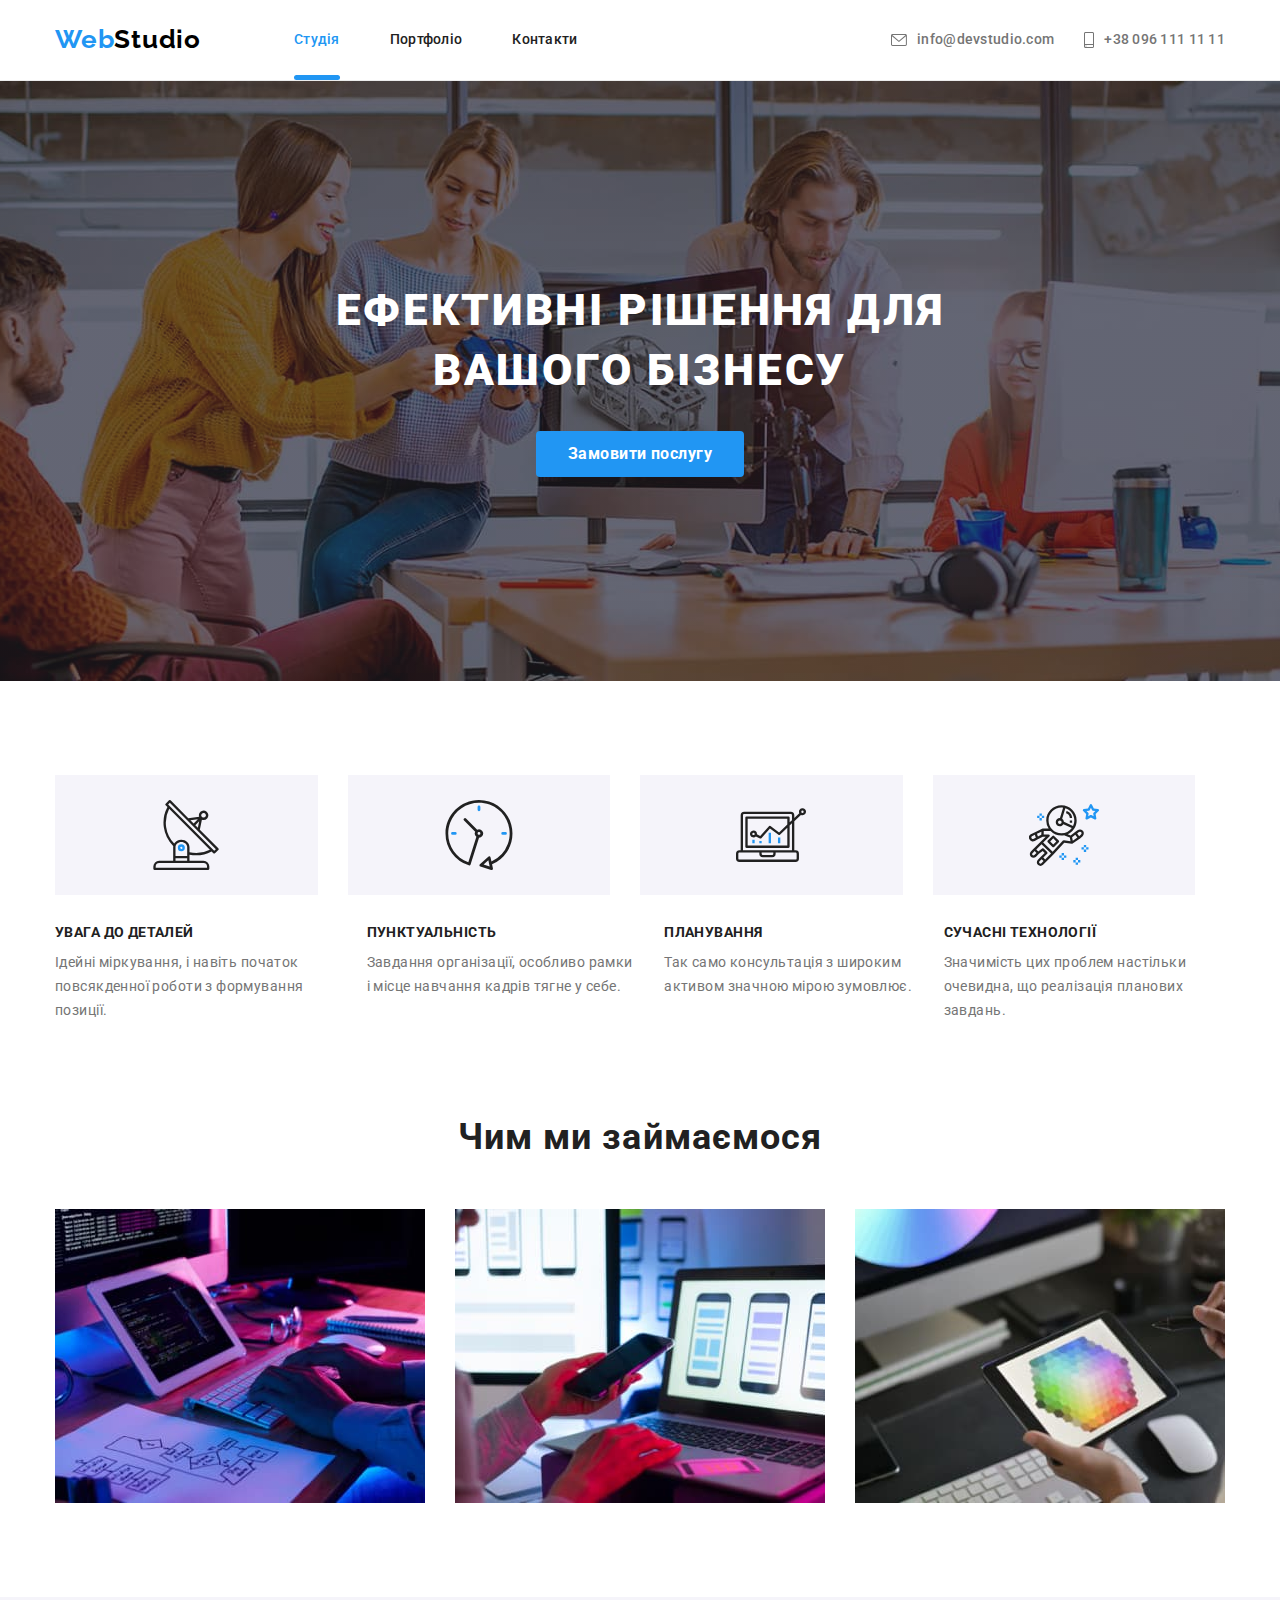
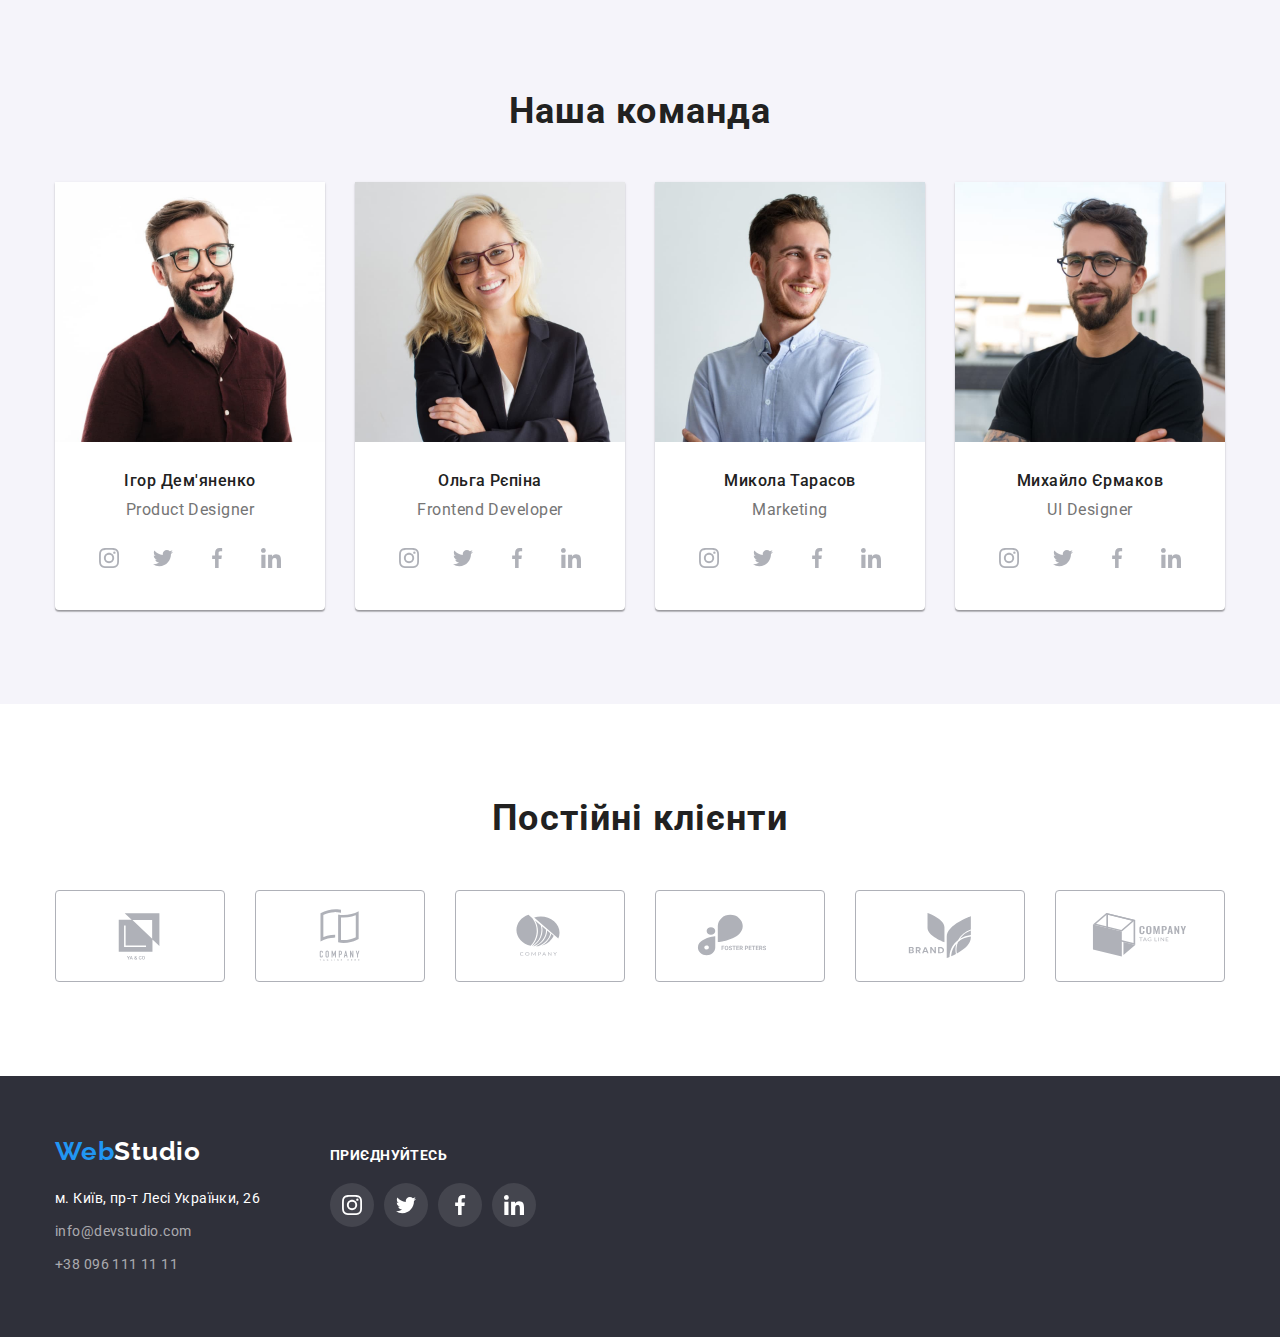
<file: index.html>
<!DOCTYPE html>
<html lang="uk">
  <head>
    <meta charset="UTF-8" />
    <meta http-equiv="X-UA-Compatible" content="IE=edge" />
    <meta name="viewport" content="width=device-width, initial-scale=1.0" />
    <link
      rel="stylesheet"
      href="https://cdnjs.cloudflare.com/ajax/libs/modern-normalize/1.1.0/modern-normalize.css"
      integrity="sha512-Y0MM+V6ymRKN2zStTqzQ227DWhhp4Mzdo6gnlRnuaNCbc+YN/ZH0sBCLTM4M0oSy9c9VKiCvd4Jk44aCLrNS5Q=="
      crossorigin="anonymous"
      referrerpolicy="no-referrer"
    />
    <link rel="stylesheet" href="./css/styles.css" />
    <link rel="preconnect" href="https://fonts.googleapis.com" />
    <link rel="preconnect" href="https://fonts.gstatic.com" crossorigin />
    <link
      href="https://fonts.googleapis.com/css2?family=Oleo+Script&family=Raleway:wght@700&family=Roboto:wght@400;500;700;900&display=swap"
      rel="stylesheet"
    />
    <title>Web Studio</title>
  </head>
  <body>
    <!--шапка -->

    <header class="header">
      <div class="container nav">
        <nav class="nav">
          <a class="logo" href="./index.html"><span class="web">Web</span>Studio</a>

          <ul class="menu-nav">
            <li class="item"><a class="heder-link current" href="./index.html">Студія</a></li>
            <li class="item"><a class="heder-link" href="./portfolio.html">Портфоліо</a></li>
            <li class="item"><a class="heder-link" href="">Контакти</a></li>
          </ul>
        </nav>
        <div class="authentication">
          <ul class="list-contact">
            <li class="item">
              <a class="hed-link" href="malito:info@devstudio.com">
                <svg class="envelope" width="16" height="12">
                  <use href="./css/images/icons.svg#envelope"></use>
                </svg>
                info@devstudio.com
              </a>
            </li>
            <li class="item">
              <a class="hed-link" href="tel:+380961111111">
                <svg class="smartphone" width="10" height="16">
                  <use href="./css/images/icons.svg#smartphone"></use>
                </svg>
                +38 096 111 11 11
              </a>
            </li>
          </ul>
        </div>
      </div>
    </header>

    <!-- Меін -->

    <main class="main">
      <!-- Герой -->

      <section class="hero">
        <h1 class="hero-title">
          Ефективні рішення для <br />
          вашого бізнесу
        </h1>

        <button class="hero-button" type="button" data-modal-open>Замовити послугу</button>
      </section>

      <!-- Особливості -->

      <section class="section">
        <div class="container">
          <ul class="icon-list">
            <li class="icon-item">
              <svg class="features-icon" width="70" height="70">
                <use href="./css/images/icons.svg#antenna"></use>
              </svg>
            </li>
            <li class="icon-item">
              <svg class="features-icon" width="70" height="70">
                <use href="./css/images/icons.svg#clock"></use>
              </svg>
            </li>
            <li class="icon-item">
              <svg class="features-icon" width="70" height="70">
                <use href="./css/images/icons.svg#diagram"></use>
              </svg>
            </li>
            <li class="icon-item">
              <svg class="features-icon" width="70" height="70">
                <use href="./css/images/icons.svg#astronaut"></use>
              </svg>
            </li>
          </ul>

          <h2 class="features-title">список якостей команди</h2>

          <ul class="features-list">
            <li class="item">
              <h3 class="features-subtitle">УВАГА ДО ДЕТАЛЕЙ</h3>
              <p class="features-text">
                Ідейні міркування, і навіть початок повсякденної роботи з формування позиції.
              </p>
            </li>

            <li class="item">
              <h3 class="features-subtitle">ПУНКТУАЛЬНІСТЬ</h3>
              <p class="features-text">
                Завдання організації, особливо рамки і місце навчання кадрів тягне у себе.
              </p>
            </li>

            <li class="item">
              <h3 class="features-subtitle">ПЛАНУВАННЯ</h3>
              <p class="features-text">
                Так само консультація з широким активом значною мірою зумовлює.
              </p>
            </li>

            <li class="item">
              <h3 class="features-subtitle">СУЧАСНІ ТЕХНОЛОГІЇ</h3>
              <p class="features-text">
                Значимість цих проблем настільки очевидна, що реалізація планових завдань.
              </p>
            </li>
          </ul>
        </div>
      </section>

      <!-- Чим ми займаємося -->

      <section class="section-work">
        <div class="container">
          <h2 class="work-title">Чим ми займаємося</h2>

          <ul class="work-img">
            <li class="item">
              <img src="./css/images/img.jpg" alt="програміст працює" width="370" height="294" />
            </li>
            <li class="item">
              <img
                src="./css/images/img(1).jpg"
                alt="веб дизайнер розробляє інтерфейс"
                width="370"
              />
            </li>
            <li class="item">
              <img
                src="./css/images/img(2).jpg"
                alt="веб дизайнер працює над вибором кольору"
                width="370"
              />
            </li>
          </ul>
        </div>
      </section>

      <!-- Наша команда -->

      <section class="section-team">
        <div class="container">
          <h2 class="team-title">Наша команда</h2>

          <ul class="team-list">
            <li class="item">
              <img
                class="team-img"
                src="./css/images/img(3).jpg"
                alt="Ігор Дем'яненко"
                width="270"
              />

              <h3 class="team-subtitle">Ігор Дем'яненко</h3>

              <p class="team-text">Product Designer</p>
              <ul class="social-list">
                <li class="social-item">
                  <a
                    class="social-link"
                    href="https://www.instagram.com/"
                    target="_blank"
                    rel="noreferrer noopener"
                    aria-label="instagram"
                  >
                    <svg class="social-icon" width="20" height="20">
                      <use href="./css/images/icons.svg#instagram"></use>
                    </svg>
                  </a>
                </li>
                <li>
                  <a
                    class="social-link"
                    href="https://twitter.com/"
                    target="_blank"
                    rel="noreferrer noopener"
                    aria-label="twitter"
                  >
                    <svg class="social-icon" width="20" height="20">
                      <use href="./css/images/icons.svg#twitter"></use>
                    </svg>
                  </a>
                </li>
                <li>
                  <a
                    class="social-link"
                    href="https://www.facebook.com/"
                    target="_blank"
                    rel="noreferrer noopener"
                    aria-label="facebook"
                  >
                    <svg class="social-icon" width="20" height="20">
                      <use href="./css/images/icons.svg#facebook"></use>
                    </svg>
                  </a>
                </li>
                <li>
                  <a
                    class="social-link"
                    href="https://www.linkedin.com/"
                    target="_blank"
                    rel="noreferrer noopener"
                    aria-label="linkedin"
                  >
                    <svg class="social-icon" width="20" height="20">
                      <use href="./css/images/icons.svg#linkedin"></use>
                    </svg>
                  </a>
                </li>
              </ul>
            </li>

            <li class="item">
              <img class="team-img" src="./css/images/img(4).jpg" alt="Ольга Рєпіна" width="270" />

              <h3 class="team-subtitle">Ольга Рєпіна</h3>

              <p class="team-text">Frontend Developer</p>
              <ul class="social-list">
                <li class="social-item">
                  <a
                    class="social-link"
                    href="https://www.instagram.com/"
                    target="_blank"
                    rel="noreferrer noopener"
                    aria-label="instagram"
                  >
                    <svg class="social-icon" width="20" height="20">
                      <use href="./css/images/icons.svg#instagram"></use>
                    </svg>
                  </a>
                </li>
                <li>
                  <a
                    class="social-link"
                    href="https://twitter.com/"
                    target="_blank"
                    rel="noreferrer noopener"
                    aria-label="twitter"
                  >
                    <svg class="social-icon" width="20" height="20">
                      <use href="./css/images/icons.svg#twitter"></use>
                    </svg>
                  </a>
                </li>
                <li>
                  <a
                    class="social-link"
                    href="https://www.facebook.com/"
                    target="_blank"
                    rel="noreferrer noopener"
                    aria-label="facebook"
                  >
                    <svg class="social-icon" width="20" height="20">
                      <use href="./css/images/icons.svg#facebook"></use>
                    </svg>
                  </a>
                </li>
                <li>
                  <a
                    class="social-link"
                    href="https://www.linkedin.com/"
                    target="_blank"
                    rel="noreferrer noopener"
                    aria-label="linkedin"
                  >
                    <svg class="social-icon" width="20" height="20">
                      <use href="./css/images/icons.svg#linkedin"></use>
                    </svg>
                  </a>
                </li>
              </ul>
            </li>

            <li class="item">
              <img
                class="team-img"
                src="./css/images/img(5).jpg"
                alt="Микола Тарасов"
                width="270"
              />

              <h3 class="team-subtitle">Микола Тарасов</h3>

              <p class="team-text">Marketing</p>
              <ul class="social-list">
                <li class="social-item">
                  <a
                    class="social-link"
                    href="https://www.instagram.com/"
                    target="_blank"
                    rel="noreferrer noopener"
                    aria-label="instagram"
                  >
                    <svg class="social-icon" width="20" height="20">
                      <use href="./css/images/icons.svg#instagram"></use>
                    </svg>
                  </a>
                </li>
                <li>
                  <a
                    class="social-link"
                    href="https://twitter.com/"
                    target="_blank"
                    rel="noreferrer noopener"
                    aria-label="twitter"
                  >
                    <svg class="social-icon" width="20" height="20">
                      <use href="./css/images/icons.svg#twitter"></use>
                    </svg>
                  </a>
                </li>
                <li>
                  <a
                    class="social-link"
                    href="https://www.facebook.com/"
                    target="_blank"
                    rel="noreferrer noopener"
                    aria-label="facebook"
                  >
                    <svg class="social-icon" width="20" height="20">
                      <use href="./css/images/icons.svg#facebook"></use>
                    </svg>
                  </a>
                </li>
                <li>
                  <a
                    class="social-link"
                    href="https://www.linkedin.com/"
                    target="_blank"
                    rel="noreferrer noopener"
                    aria-label="linkedin"
                  >
                    <svg class="social-icon" width="20" height="20">
                      <use href="./css/images/icons.svg#linkedin"></use>
                    </svg>
                  </a>
                </li>
              </ul>
            </li>

            <li class="item">
              <img
                class="team-img"
                src="./css/images/img(6).jpg"
                alt="Михайло Єрмаков"
                width="270"
              />

              <h3 class="team-subtitle">Михайло Єрмаков</h3>

              <p class="team-text">UI Designer</p>
              <ul class="social-list">
                <li class="social-item">
                  <a
                    class="social-link"
                    href="https://www.instagram.com/"
                    target="_blank"
                    rel="noreferrer noopener"
                    aria-label="instagram"
                  >
                    <svg class="social-icon" width="20" height="20">
                      <use href="./css/images/icons.svg#instagram"></use>
                    </svg>
                  </a>
                </li>
                <li>
                  <a
                    class="social-link"
                    href="https://twitter.com/"
                    target="_blank"
                    rel="noreferrer noopener"
                    aria-label="twitter"
                  >
                    <svg class="social-icon" width="20" height="20">
                      <use href="./css/images/icons.svg#twitter"></use>
                    </svg>
                  </a>
                </li>
                <li>
                  <a
                    class="social-link"
                    href="https://www.facebook.com/"
                    target="_blank"
                    rel="noreferrer noopener"
                    aria-label="facebook"
                  >
                    <svg class="social-icon" width="20" height="20">
                      <use href="./css/images/icons.svg#facebook"></use>
                    </svg>
                  </a>
                </li>
                <li>
                  <a
                    class="social-link"
                    href="https://www.linkedin.com/"
                    target="_blank"
                    rel="noreferrer noopener"
                    aria-label="linkedin"
                  >
                    <svg class="social-icon" width="20" height="20">
                      <use href="./css/images/icons.svg#linkedin"></use>
                    </svg>
                  </a>
                </li>
              </ul>
            </li>
          </ul>
        </div>
      </section>
    </main>

    <!-- Постійні клієнти -->

    <section class="section">
      <div class="container">
        <h2 class="title-customers">Постійні клієнти</h2>

        <ul class="list-customers">
          <li class="item-customers">
            <a class="link-customers" href="">
              <svg class="icon-customers" width="106" height="60">
                <use href=".//css/images/icons.svg#yaco"></use>
              </svg>
            </a>
          </li>
          <li class="item-customers">
            <a class="link-customers" href="">
              <svg class="icon-customers" width="106" height="60">
                <use href=".//css/images/icons.svg#com-tag-here"></use>
              </svg>
            </a>
          </li>
          <li class="item-customers">
            <a class="link-customers" href="">
              <svg class="icon-customers" width="106" height="60">
                <use href=".//css/images/icons.svg#company"></use>
              </svg>
            </a>
          </li>
          <li class="item-customers">
            <a class="link-customers" href="">
              <svg class="icon-customers" width="106" height="60">
                <use href=".//css/images/icons.svg#foster-peters"></use>
              </svg>
            </a>
          </li>
          <li class="item-customers">
            <a class="link-customers" href="">
              <svg class="icon-customers" width="106" height="60">
                <use href=".//css/images/icons.svg#brand"></use>
              </svg>
            </a>
          </li>
          <li class="item-customers">
            <a class="link-customers" href="">
              <svg class="icon-customers" width="106" height="60">
                <use href=".//css/images/icons.svg#tage-line"></use>
              </svg>
            </a>
          </li>
        </ul>
      </div>
    </section>

    <!-- контактна інформація -->

    <footer class="footer">
      <div class="container footer-container">
        <div class="foot-contact">
          <a class="footer-logo" href="index.html"> <span class="footer-web">Web</span>Studio </a>

          <address class="address">
            <ul class="footer-nav">
              <li class="item">
                <a class="footer-link" href="">м. Київ, пр-т Лесі Українки, 26</a>
              </li>
              <li class="item">
                <a class="foot-link" href="malito:info@devstudio.com">info@devstudio.com</a>
              </li>
              <li class="item">
                <a class="tel-link" href="tel:+380961111111">+38 096 111 11 11</a>
              </li>
            </ul>
          </address>
        </div>
        <div class="foot-social">
          <h2 class="icon-title">
            приєднуйтесь
          </h2>
          <ul class="foot-social-list">
            <li class="social-item">
              <a
                class="social-link"
                href="https://www.instagram.com/"
                target="_blank"
                rel="noreferrer noopener"
                aria-label="instagram"
              >
                <svg class="social-icon-foot" width="20" height="20">
                  <use href="./css/images/icons.svg#instagram"></use>
                </svg>
              </a>
            </li>
            <li>
              <a
                class="social-link"
                href="https://twitter.com/"
                target="_blank"
                rel="noreferrer noopener"
                aria-label="twitter"
              >
                <svg class="social-icon-foot" width="20" height="20">
                  <use href="./css/images/icons.svg#twitter"></use>
                </svg>
              </a>
            </li>
            <li>
              <a
                class="social-link"
                href="https://www.facebook.com/"
                target="_blank"
                rel="noreferrer noopener"
                aria-label="facebook"
              >
                <svg class="social-icon-foot" width="20" height="20">
                  <use href="./css/images/icons.svg#facebook"></use>
                </svg>
              </a>
            </li>
            <li>
              <a
                class="social-link"
                href="https://www.linkedin.com/"
                target="_blank"
                rel="noreferrer noopener"
                aria-label="linkedin"
              >
                <svg class="social-icon-foot" width="20" height="20">
                  <use href="./css/images/icons.svg#linkedin"></use>
                </svg>
              </a>
            </li>
          </ul>
        </div>
      </div>
    </footer>
    <!-- Модальне вікно -->
    <div class="backdrop is-hidden" data-modal>
        <div class="modal">
          <button class="modal-btn" type="button" data-modal-close>
            <svg class="vector" width="18" height="18"><use href="./css/images/icons.svg#Vector"></use></svg>
          </button>
        </div>
    </div>
    <script src="./css/js/modal.js"></script>
  </body>
</html>
</file>
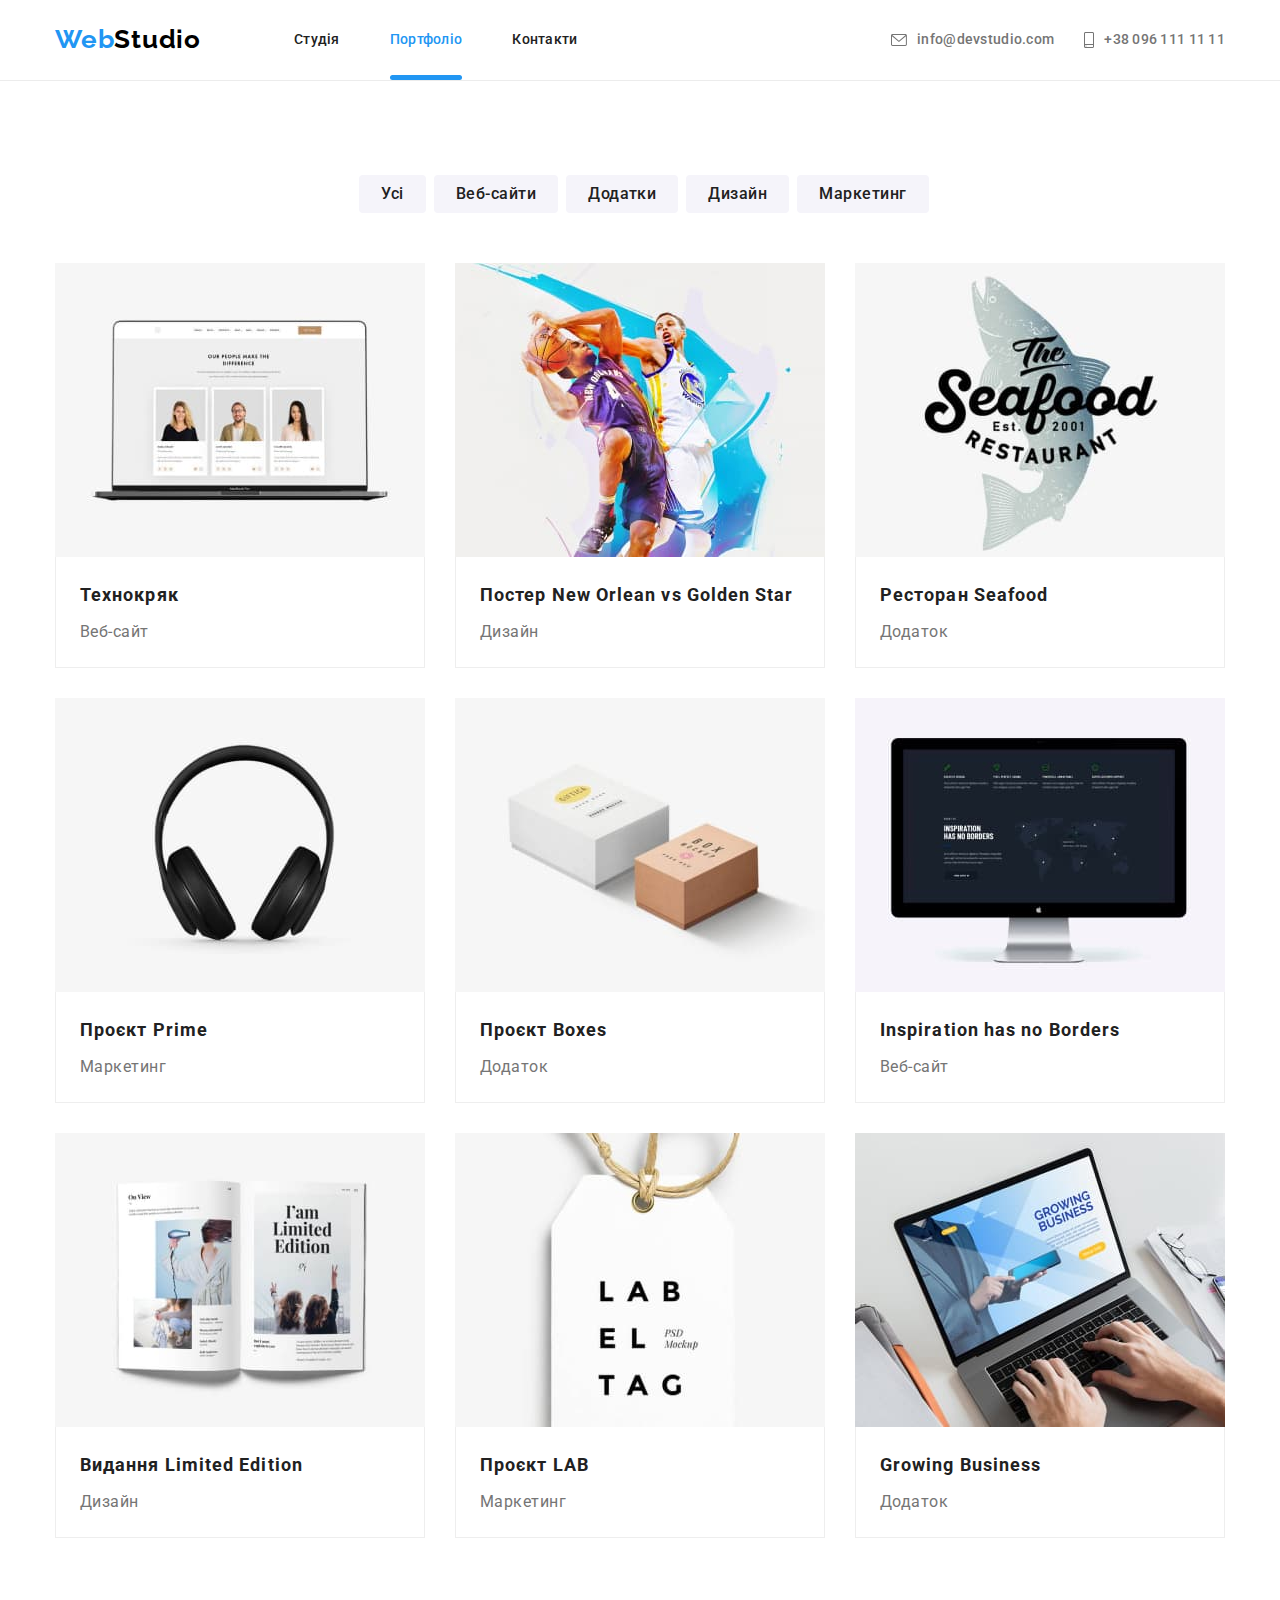
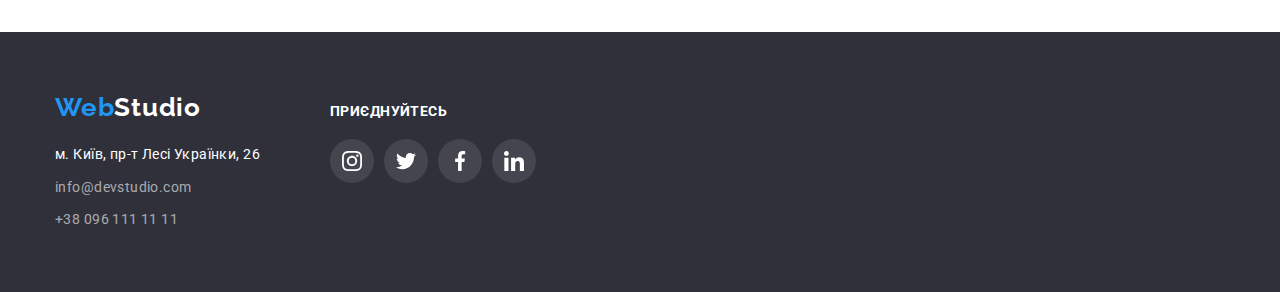
<file: portfolio.html>
<!DOCTYPE html>
<html lang="uk">
  <head>
    <meta charset="UTF-8" />
    <meta http-equiv="X-UA-Compatible" content="IE=edge" />
    <meta name="viewport" content="width=device-width, initial-scale=1.0" />
    <link
      rel="stylesheet"
      href="https://cdnjs.cloudflare.com/ajax/libs/modern-normalize/1.1.0/modern-normalize.css"
      integrity="sha512-Y0MM+V6ymRKN2zStTqzQ227DWhhp4Mzdo6gnlRnuaNCbc+YN/ZH0sBCLTM4M0oSy9c9VKiCvd4Jk44aCLrNS5Q=="
      crossorigin="anonymous"
      referrerpolicy="no-referrer"
    />
    <link rel="stylesheet" href="./css/styles.css" />
    <link rel="preconnect" href="https://fonts.googleapis.com" />
    <link rel="preconnect" href="https://fonts.gstatic.com" crossorigin />
    <link
      href="https://fonts.googleapis.com/css2?family=Oleo+Script&family=Raleway:wght@700&family=Roboto:wght@400;500;700;900&display=swap"
      rel="stylesheet"
    />
    <title>Portfolio</title>
  </head>
  <body>
    <!-- шапка  -->

    <header class="header">
      <div class="container nav">
        <nav class="nav">
          <a class="logo" href="/index.html"><span class="web">Web</span>Studio</a>

          <ul class="menu-nav">
            <li class="item">
              <a class="heder-link" href="./index.html">Студія

              </a>
            </li>
            <li class="item">
              <a class="heder-link current" href="./portfolio.html">Портфоліо

              </a>
            </li>
            <li class="item">
              <a class="heder-link" href="">Контакти
                
              </a>
            </li>
          </ul>
        </nav>
        <div class="authentication">
          <ul class="list-contact">
            <li class="item">
              <a class="hed-link" href="malito:info@devstudio.com">
                  <svg class="envelope" width="16" height="12">
                  <use href="./css/images/icons.svg#envelope"></use>
                </svg>
                info@devstudio.com
              </a>
            </li>
            <li class="item">
              <a class="hed-link" href="tel:+380961111111">
                <svg class="smartphone" width="10" height="16">
                  <use href="./css/images/icons.svg#smartphone"></use>
                </svg>
                +38 096 111 11 11
              </a>
            </li>
          </ul>
        </div>
      </div>
    </header>

    <main class="portfolio">
      <section class="section">
        <div class="container">
          <h1 class="portfolio-title">Портфоліо</h1>

          <ul class="portfolio-button">
            <li class="item"><button class="button current" type="button">Усі</button></li>
            <li class="item"><button class="button" type="button">Веб-сайти</button></li>
            <li class="item"><button class="button" type="button">Додатки</button></li>
            <li class="item"><button class="button" type="button">Дизайн</button></li>
            <li class="item"><button class="button" type="button">Маркетинг</button></li>
          </ul>

          <ul class="portfolio-list">

            <li class="item">
              <a class="portfolio-link" href="">              
                <img
                class="portfolio-img"
                src="./css/images/portfolio/laptop.jpg"
                alt=" ноутбук з зображенням 3-ох девелоперів "
                width="370"
              />
              <div class="item-description">
                <h2 class="portfolio-subtitle">Технокряк</h2>
                <p class="portfolio-text">Веб-сайт</p>
              </div>
            </a>
            </li>

            <li class="item">
              <a class="portfolio-link" href="">
                <img
                class="portfolio-img"
                src="./css/images/portfolio/basket.jpg"
                alt=" два баскетболіста "
                width="370"
              />
              <div class="item-description">
                <h2 class="portfolio-subtitle">Постер New Orlean vs Golden Star</h2>
                <p class="portfolio-text">Дизайн</p>
              </div>
              </a>
            </li>

            <li class="item">
              <a class="portfolio-link" href="">
                  <img
                class="portfolio-img"
                src="./css/images/portfolio/fish.jpg"
                alt="риба з надписом зе сие фуд ресторан"
                width="370"
              />
              <div class="item-description">
                <h2 class="portfolio-subtitle">Ресторан Seafood</h2>
                <p class="portfolio-text">Додаток</p>
              </div>
              </a>
            </li>

            <li class="item">
              <a class="portfolio-link" href="">
                  <img
                class="portfolio-img"
                src="./css/images/portfolio/hedphones.jpg"
                alt="чорні навушники "
                width="370"
              />
              <div class="item-description">
                <h2 class="portfolio-subtitle">Проєкт Prime</h2>
                <p class="portfolio-text">Маркетинг</p>
              </div>
              </a>
            </li>

            <li class="item">
              <a class="portfolio-link" href="">              
                <img
                class="portfolio-img"
                src="./css/images/portfolio/box.jpg"
                alt="дві картонні коробки "
                width="370"
              />
              <div class="item-description">
                <h2 class="portfolio-subtitle">Проєкт Boxes</h2>
                <p class="portfolio-text">Додаток</p>
              </div>
            </a>
            </li>

            <li class="item">
              <a class="portfolio-link" href="">
                  <img
                class="portfolio-img"
                src="./css/images/portfolio/imac.jpg"
                alt="аймак з зображенням веб сайту "
                width="370"
              />
              <div class="item-description">
                <h2 class="portfolio-subtitle">Inspiration has no Borders</h2>
                <p class="portfolio-text">Веб-сайт</p>
              </div>
              </a>
            </li>

            <li class="item">
              <a class="portfolio-link" href="">
                  <img
                class="portfolio-img"
                src="./css/images/portfolio/book.jpg"
                alt="книга"
                width="370"
              />
              <div class="item-description">
                <h2 class="portfolio-subtitle">Видання Limited Edition</h2>
                <p class="portfolio-text">Дизайн</p>
              </div>
              </a>
            </li>

            <li class="item">
             <a class="portfolio-link" href="">
                <img
                class="portfolio-img"
                src="./css/images/portfolio/lable.jpg"
                alt="етикетка"
                width="370"
              />
              <div class="item-description">
                <h2 class="portfolio-subtitle">Проєкт LAB</h2>
                <p class="portfolio-text">Маркетинг</p>
              </div>
             </a> 
            </li>

            <li class="item">
              <a class="portfolio-link" href="">
                <img
                class="portfolio-img"
                src="./css/images/portfolio/macbook.jpg"
                alt="макбук окуляри телефон"
                width="370"
              />
              <div class="item-description">
                <h2 class="portfolio-subtitle">Growing Business</h2>
                <p class="portfolio-text">Додаток</p>
              </div>
              </a>
            </li>
          </ul>
        </div>
      </section>
    </main>

    <footer class="footer">

      <div class="container footer-container">
        <div class="foot-contact">
          <a class="footer-logo" href="index.html"> <span class="footer-web">Web</span>Studio </a>

          <address class="address">
            <ul class="footer-nav">
              <li class="item">
                <a class="footer-link" href="">м. Київ, пр-т Лесі Українки, 26</a>
              </li>
              <li class="item">
                <a class="foot-link" href="malito:info@devstudio.com">info@devstudio.com</a>
              </li>
              <li class="item">
                <a class="tel-link" href="tel:+380961111111">+38 096 111 11 11</a>
              </li>
            </ul>
          </address>
        </div>
        <div class="foot-social">
          <h2 class="icon-title">
            приєднуйтесь
          </h2>
          <ul class="foot-social-list">
            <li class="social-item">
              <a
                class="social-link"
                href="https://www.instagram.com/"
                target="_blank"
                rel="noreferrer noopener"
                aria-label="instagram"
              >
                <svg class="social-icon-foot" width="20" height="20">
                  <use href="./css/images/icons.svg#instagram"></use>
                </svg>
              </a>
            </li>
            <li>
              <a
                class="social-link"
                href="https://twitter.com/"
                target="_blank"
                rel="noreferrer noopener"
                aria-label="twitter"
              >
                <svg class="social-icon-foot" width="20" height="20">
                  <use href="./css/images/icons.svg#twitter"></use>
                </svg>
              </a>
            </li>
            <li>
              <a
                class="social-link"
                href="https://www.facebook.com/"
                target="_blank"
                rel="noreferrer noopener"
                aria-label="facebook"
              >
                <svg class="social-icon-foot" width="20" height="20">
                  <use href="./css/images/icons.svg#facebook"></use>
                </svg>
              </a>
            </li>
            <li>
              <a
                class="social-link"
                href="https://www.linkedin.com/"
                target="_blank"
                rel="noreferrer noopener"
                aria-label="linkedin"
              >
                <svg class="social-icon-foot" width="20" height="20">
                  <use href="./css/images/icons.svg#linkedin"></use>
                </svg>
              </a>
            </li>
          </ul>
        </div>
      </div>

    </footer>
  </body>
</html>
</file>
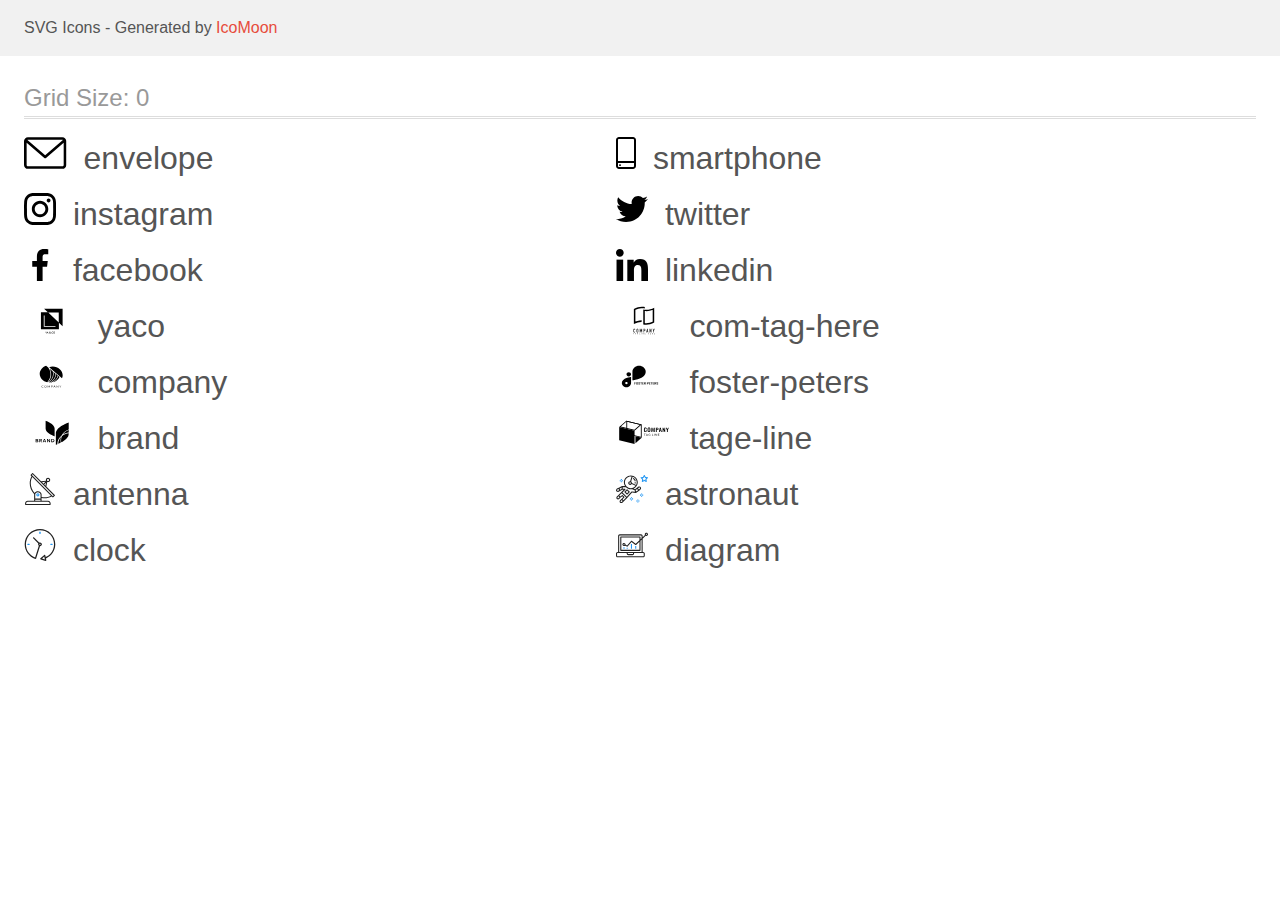
<file: css/images/hw-four/icons/demo.html>
<!doctype html>
<html>
<head>
    <title>IcoMoon - SVG Icons</title>
    <meta charset="utf-8">
    <meta name="viewport" content="width=device-width, initial-scale=1">
    <link rel="stylesheet" href="demo-files/demo.css">
    <link rel="stylesheet" href="style.css">
</head>
<body>
<svg aria-hidden="true" style="position: absolute; width: 0; height: 0; overflow: hidden;" version="1.1" xmlns="http://www.w3.org/2000/svg" xmlns:xlink="http://www.w3.org/1999/xlink">
<defs>
<symbol id="envelope" viewBox="0 0 43 32">
<path d="M38.667 0h-34.667c-2.206 0-4 1.794-4 4v24c0 2.206 1.794 4 4 4h34.667c2.206 0 4-1.794 4-4v-24c0-2.206-1.794-4-4-4v0zM38.667 2.667c0.181 0 0.353 0.038 0.511 0.103l-17.844 15.466-17.844-15.466c0.158-0.066 0.33-0.103 0.511-0.103h34.667zM38.667 29.333h-34.667c-0.736 0-1.333-0.598-1.333-1.333v-22.413l17.793 15.421c0.251 0.217 0.563 0.326 0.874 0.326s0.622-0.108 0.874-0.326l17.793-15.421v22.413c0 0.736-0.598 1.333-1.333 1.333v0z"></path>
</symbol>
<symbol id="smartphone" viewBox="0 0 20 32">
<path d="M17 0h-14c-1.654 0-3 1.346-3 3v26c0 1.654 1.346 3 3 3h14c1.654 0 3-1.346 3-3v-26c0-1.654-1.346-3-3-3zM3 2h14c0.552 0 1 0.448 1 1v21h-16v-21c0-0.552 0.448-1 1-1zM17 30h-14c-0.552 0-1-0.448-1-1v-3h16v3c0 0.552-0.448 1-1 1z"></path>
<path d="M4.707 27.478c0.391 0.365 0.391 0.956 0 1.321s-1.024 0.365-1.414 0c-0.391-0.365-0.391-0.956 0-1.321s1.024-0.365 1.414 0z"></path>
</symbol>
<symbol id="instagram" viewBox="0 0 32 32">
<path d="M31.969 9.408c-0.075-1.7-0.35-2.869-0.744-3.882-0.406-1.075-1.032-2.038-1.851-2.838-0.8-0.813-1.769-1.444-2.832-1.844-1.019-0.394-2.182-0.669-3.882-0.744-1.713-0.081-2.257-0.1-6.601-0.1s-4.888 0.019-6.595 0.094c-1.7 0.075-2.869 0.35-3.882 0.744-1.075 0.406-2.038 1.031-2.838 1.85-0.813 0.8-1.444 1.769-1.844 2.832-0.394 1.019-0.669 2.182-0.744 3.882-0.081 1.713-0.1 2.257-0.1 6.601s0.019 4.888 0.094 6.595c0.075 1.7 0.35 2.869 0.744 3.882 0.406 1.075 1.038 2.038 1.85 2.838 0.8 0.813 1.769 1.444 2.832 1.844 1.019 0.394 2.182 0.669 3.882 0.744 1.706 0.075 2.25 0.094 6.595 0.094s4.888-0.019 6.595-0.094c1.7-0.075 2.869-0.35 3.882-0.744 2.151-0.832 3.851-2.532 4.682-4.682 0.394-1.019 0.669-2.182 0.744-3.882 0.075-1.707 0.094-2.251 0.094-6.595s-0.006-4.888-0.081-6.595zM29.087 22.473c-0.069 1.563-0.331 2.407-0.55 2.969-0.538 1.394-1.644 2.5-3.038 3.038-0.563 0.219-1.413 0.481-2.969 0.55-1.688 0.075-2.194 0.094-6.464 0.094s-4.782-0.019-6.464-0.094c-1.563-0.069-2.407-0.331-2.969-0.55-0.694-0.256-1.325-0.663-1.838-1.194-0.531-0.519-0.938-1.144-1.194-1.838-0.219-0.563-0.481-1.413-0.55-2.969-0.075-1.688-0.094-2.194-0.094-6.464s0.019-4.782 0.094-6.464c0.069-1.563 0.331-2.407 0.55-2.969 0.256-0.694 0.663-1.325 1.2-1.838 0.519-0.531 1.144-0.938 1.838-1.194 0.563-0.219 1.413-0.481 2.969-0.55 1.688-0.075 2.194-0.094 6.464-0.094 4.276 0 4.782 0.019 6.464 0.094 1.563 0.069 2.407 0.331 2.969 0.55 0.694 0.256 1.325 0.662 1.838 1.194 0.531 0.519 0.938 1.144 1.194 1.838 0.219 0.563 0.481 1.413 0.55 2.969 0.075 1.688 0.094 2.194 0.094 6.464s-0.019 4.77-0.094 6.458z"></path>
<path d="M16.059 7.783c-4.538 0-8.22 3.682-8.22 8.22s3.682 8.22 8.22 8.22c4.539 0 8.22-3.682 8.22-8.22s-3.682-8.22-8.22-8.22zM16.059 21.335c-2.944 0-5.332-2.388-5.332-5.332s2.388-5.332 5.332-5.332c2.944 0 5.332 2.388 5.332 5.332s-2.388 5.332-5.332 5.332v0z"></path>
<path d="M26.524 7.458c0 1.060-0.859 1.919-1.919 1.919s-1.919-0.859-1.919-1.919c0-1.060 0.859-1.919 1.919-1.919s1.919 0.859 1.919 1.919v0z"></path>
</symbol>
<symbol id="twitter" viewBox="0 0 32 32">
<path d="M32 6.078c-1.19 0.522-2.458 0.868-3.78 1.036 1.36-0.812 2.398-2.088 2.886-3.626-1.268 0.756-2.668 1.29-4.16 1.588-1.204-1.282-2.92-2.076-4.792-2.076-3.632 0-6.556 2.948-6.556 6.562 0 0.52 0.044 1.020 0.152 1.496-5.454-0.266-10.28-2.88-13.522-6.862-0.566 0.982-0.898 2.106-0.898 3.316 0 2.272 1.17 4.286 2.914 5.452-1.054-0.020-2.088-0.326-2.964-0.808 0 0.020 0 0.046 0 0.072 0 3.188 2.274 5.836 5.256 6.446-0.534 0.146-1.116 0.216-1.72 0.216-0.42 0-0.844-0.024-1.242-0.112 0.85 2.598 3.262 4.508 6.13 4.57-2.232 1.746-5.066 2.798-8.134 2.798-0.538 0-1.054-0.024-1.57-0.090 2.906 1.874 6.35 2.944 10.064 2.944 12.072 0 18.672-10 18.672-18.668 0-0.29-0.010-0.57-0.024-0.848 1.302-0.924 2.396-2.078 3.288-3.406z"></path>
</symbol>
<symbol id="facebook" viewBox="0 0 32 32">
<path d="M21.329 5.313h2.921v-5.088c-0.504-0.069-2.237-0.225-4.256-0.225-4.212 0-7.097 2.649-7.097 7.519v4.481h-4.648v5.688h4.648v14.312h5.699v-14.311h4.46l0.708-5.688h-5.169v-3.919c0.001-1.644 0.444-2.769 2.735-2.769v0z"></path>
</symbol>
<symbol id="linkedin" viewBox="0 0 32 32">
<path d="M31.992 32v-0.001h0.008v-11.736c0-5.741-1.236-10.164-7.948-10.164-3.227 0-5.392 1.771-6.276 3.449h-0.093v-2.913h-6.364v21.364h6.627v-10.579c0-2.785 0.528-5.479 3.977-5.479 3.399 0 3.449 3.179 3.449 5.657v10.401h6.62z"></path>
<path d="M0.528 10.636h6.635v21.364h-6.635v-21.364z"></path>
<path d="M3.843 0c-2.121 0-3.843 1.721-3.843 3.843s1.721 3.879 3.843 3.879c2.121 0 3.843-1.757 3.843-3.879-0.001-2.121-1.723-3.843-3.843-3.843v0z"></path>
</symbol>
<symbol id="yaco" viewBox="0 0 57 32">
<path d="M20.267 3.733l3.738 3.538-6.938-0.004v17.166h18.133v-6.564l3.733 3.534v-17.671h-18.667zM35.036 17.455l-10.597-10.032h10.597v10.032zM31.746 21.923h-11.81v-11.545h0.835v10.764h10.975v0.782zM22.725 26.72l-0.436 0.898-0.436-0.898h-0.366l0.637 1.198v0.698h0.331v-0.698l0.635-1.198h-0.365zM23.273 28.615l0.154-0.441h0.734l0.155 0.441h0.344l-0.717-1.896h-0.296l-0.716 1.896h0.342zM23.794 27.122l0.275 0.786h-0.549l0.275-0.786zM25.531 27.863c-0.048 0.073-0.072 0.153-0.072 0.241 0 0.16 0.056 0.29 0.168 0.389s0.263 0.148 0.451 0.148 0.349-0.051 0.484-0.152l0.107 0.126h0.367l-0.279-0.329c0.109-0.149 0.164-0.341 0.164-0.574h-0.275c0 0.128-0.026 0.243-0.079 0.348l-0.366-0.432 0.129-0.094c0.091-0.066 0.157-0.132 0.197-0.198s0.060-0.14 0.060-0.219c0-0.12-0.044-0.22-0.133-0.301s-0.201-0.122-0.339-0.122c-0.153 0-0.274 0.043-0.365 0.13s-0.135 0.203-0.135 0.352c0 0.061 0.014 0.124 0.043 0.189s0.081 0.144 0.155 0.237c-0.141 0.101-0.235 0.188-0.283 0.262zM26.386 28.282c-0.093 0.071-0.193 0.107-0.299 0.107-0.095 0-0.17-0.027-0.227-0.082s-0.085-0.126-0.085-0.214c0-0.102 0.052-0.192 0.156-0.271l0.040-0.029 0.414 0.488zM26.046 27.442c-0.089-0.11-0.134-0.202-0.134-0.275 0-0.063 0.018-0.116 0.055-0.158s0.085-0.063 0.147-0.063c0.057 0 0.105 0.018 0.142 0.053s0.056 0.077 0.056 0.126c0 0.075-0.027 0.136-0.081 0.184l-0.040 0.033-0.145 0.099zM29.132 28.472c0.13-0.114 0.205-0.272 0.224-0.474h-0.328c-0.017 0.135-0.059 0.232-0.124 0.29s-0.162 0.087-0.292 0.087c-0.142 0-0.249-0.054-0.323-0.161s-0.109-0.264-0.109-0.469v-0.168c0.002-0.202 0.041-0.355 0.117-0.46s0.188-0.158 0.331-0.158c0.123 0 0.217 0.030 0.28 0.091s0.104 0.158 0.12 0.294h0.328c-0.021-0.207-0.095-0.368-0.223-0.482s-0.296-0.171-0.505-0.171c-0.155 0-0.293 0.037-0.411 0.111s-0.209 0.179-0.272 0.315c-0.063 0.136-0.095 0.294-0.095 0.473v0.177c0.003 0.174 0.035 0.328 0.098 0.46s0.151 0.234 0.266 0.306c0.115 0.071 0.249 0.107 0.4 0.107 0.216 0 0.389-0.056 0.52-0.169zM31.068 28.206c0.064-0.141 0.096-0.304 0.096-0.49v-0.105c-0.001-0.185-0.034-0.347-0.099-0.486s-0.158-0.247-0.277-0.32c-0.119-0.075-0.256-0.112-0.41-0.112s-0.292 0.038-0.411 0.113c-0.119 0.075-0.211 0.183-0.277 0.324s-0.098 0.305-0.098 0.49v0.107c0.001 0.181 0.034 0.342 0.099 0.48s0.159 0.246 0.279 0.322c0.121 0.075 0.258 0.112 0.411 0.112 0.155 0 0.293-0.037 0.411-0.112s0.212-0.183 0.276-0.323zM30.716 27.135c0.080 0.112 0.12 0.273 0.12 0.483v0.099c0 0.214-0.040 0.376-0.119 0.487s-0.19 0.167-0.336 0.167c-0.144 0-0.257-0.057-0.339-0.171s-0.121-0.275-0.121-0.483v-0.109c0.002-0.204 0.043-0.362 0.122-0.473s0.192-0.168 0.335-0.168c0.146 0 0.258 0.056 0.337 0.168z"></path>
</symbol>
<symbol id="com-tag-here" viewBox="0 0 57 32">
<path d="M26.727 3.165h-0.073c-0.112-0.007-0.224-0.010-0.336-0.012v0h-0.243c-0.212 0-0.428 0.005-0.642 0.016-0.016-0.001-0.032-0.001-0.049 0-1.944 0.11-3.848 0.596-5.609 1.431l-0.231 0.111v11.809l0.54-0.183c0.474-0.163 0.978-0.309 1.5-0.445 1.411-0.362 2.861-0.555 4.317-0.574v1.551c-0.193 0.001-0.38 0.007-0.568 0.016h-0.045c-1.121 0.061-2.233 0.232-3.322 0.51-1.378 0.345-2.708 0.863-3.957 1.542v-15.145c1.298-0.757 2.695-1.325 4.151-1.688 1.278-0.33 2.593-0.5 3.913-0.504h0.228c0.273 0.007 0.538 0.019 0.788 0.038 0.658 0.046 1.31 0.15 1.95 0.311v1.527c-0.621-0.145-1.253-0.24-1.889-0.285-0.013-0.001-0.026-0.002-0.039-0.003-0.132-0.011-0.263-0.022-0.386-0.022zM29.415 4.726c0.339 0.026 0.689 0.038 1.044 0.038 1.388-0.005 2.769-0.182 4.114-0.528 1.378-0.346 2.706-0.865 3.956-1.543v14.875c-1.298 0.756-2.696 1.325-4.153 1.688-1.279 0.329-2.593 0.498-3.913 0.503-1 0.008-1.997-0.11-2.968-0.35v-14.971c0.229 0.053 0.465 0.102 0.706 0.142 0.394 0.066 0.81 0.115 1.214 0.145zM36.985 4.841l-0.54 0.182c-0.497 0.167-0.997 0.316-1.5 0.449-1.465 0.377-2.971 0.57-4.483 0.575-0.352 0-0.676-0.010-0.989-0.030l-0.43-0.028v12.148l0.37 0.033c0.343 0.030 0.696 0.045 1.052 0.045 1.191-0.005 2.377-0.159 3.531-0.457 0.95-0.238 1.874-0.57 2.759-0.991l0.231-0.111v-11.813z"></path>
<path d="M19.060 24.113c-0.078-0.080-0.171-0.144-0.274-0.186s-0.214-0.061-0.326-0.057c-0.119-0.002-0.237 0.021-0.347 0.065-0.101 0.040-0.193 0.101-0.27 0.178s-0.135 0.17-0.174 0.271c-0.042 0.107-0.063 0.22-0.062 0.335v2.023c-0.005 0.143 0.022 0.284 0.080 0.415 0.048 0.104 0.117 0.196 0.202 0.271 0.081 0.068 0.176 0.117 0.278 0.144 0.098 0.028 0.2 0.042 0.302 0.042 0.113 0.001 0.224-0.023 0.326-0.070 0.101-0.044 0.193-0.108 0.27-0.187 0.075-0.079 0.135-0.171 0.177-0.271 0.043-0.102 0.065-0.212 0.065-0.323v-0.226h-0.529v0.18c0.002 0.062-0.009 0.123-0.031 0.18-0.017 0.043-0.043 0.082-0.077 0.114-0.033 0.026-0.070 0.046-0.111 0.058-0.036 0.012-0.073 0.018-0.111 0.019-0.047 0.006-0.095-0.002-0.139-0.021s-0.081-0.049-0.11-0.088c-0.050-0.081-0.074-0.176-0.070-0.271v-1.887c-0.003-0.105 0.019-0.208 0.065-0.302 0.027-0.043 0.066-0.077 0.112-0.098s0.097-0.030 0.147-0.024c0.046-0.002 0.091 0.008 0.132 0.028s0.077 0.049 0.104 0.086c0.059 0.078 0.090 0.173 0.088 0.271v0.175h0.524v-0.206c0.001-0.121-0.021-0.241-0.065-0.354-0.039-0.106-0.099-0.203-0.177-0.285z"></path>
<path d="M22.202 24.090c-0.169-0.142-0.381-0.221-0.602-0.222-0.108 0-0.215 0.020-0.316 0.057-0.103 0.037-0.198 0.093-0.279 0.165-0.088 0.079-0.158 0.175-0.205 0.283-0.053 0.124-0.079 0.257-0.077 0.392v1.941c-0.004 0.137 0.023 0.272 0.077 0.397 0.048 0.104 0.118 0.197 0.205 0.271 0.081 0.075 0.176 0.133 0.279 0.171 0.101 0.037 0.208 0.056 0.316 0.057s0.215-0.020 0.316-0.057c0.105-0.038 0.202-0.096 0.286-0.171 0.084-0.076 0.152-0.168 0.2-0.271 0.054-0.125 0.081-0.261 0.077-0.397v-1.941c0.003-0.135-0.024-0.268-0.077-0.392-0.047-0.107-0.115-0.203-0.2-0.283zM21.955 26.706c0.004 0.052-0.003 0.104-0.021 0.152s-0.047 0.092-0.084 0.128c-0.070 0.059-0.158 0.091-0.249 0.091s-0.179-0.032-0.249-0.091c-0.037-0.036-0.066-0.080-0.084-0.128s-0.025-0.101-0.021-0.152v-1.941c-0.004-0.052 0.003-0.104 0.021-0.152s0.047-0.092 0.084-0.128c0.070-0.059 0.158-0.091 0.249-0.091s0.179 0.032 0.249 0.091c0.037 0.036 0.066 0.080 0.084 0.128s0.025 0.101 0.021 0.152v1.941z"></path>
<path d="M26.329 27.573v-3.674h-0.509l-0.668 1.945h-0.009l-0.673-1.945h-0.503v3.674h0.525v-2.235h0.009l0.514 1.58h0.262l0.518-1.58h0.009v2.235h0.525z"></path>
<path d="M29.311 24.157c-0.081-0.091-0.183-0.16-0.297-0.201-0.123-0.040-0.251-0.059-0.38-0.057h-0.78v3.674h0.523v-1.435h0.27c0.163 0.007 0.326-0.027 0.472-0.1 0.119-0.066 0.218-0.163 0.287-0.281 0.061-0.098 0.101-0.206 0.12-0.32 0.021-0.138 0.030-0.278 0.028-0.418 0.005-0.176-0.012-0.353-0.051-0.525-0.035-0.127-0.101-0.243-0.193-0.338zM29.041 25.277c-0.002 0.067-0.019 0.132-0.049 0.191-0.030 0.056-0.077 0.102-0.135 0.129-0.078 0.035-0.162 0.050-0.247 0.046h-0.239v-1.249h0.27c0.081-0.004 0.162 0.012 0.236 0.046 0.054 0.031 0.097 0.079 0.123 0.136 0.029 0.065 0.044 0.134 0.046 0.205 0 0.077 0 0.159 0 0.244s0.005 0.174 0 0.252h-0.005z"></path>
<path d="M31.791 23.899h-0.429l-0.809 3.674h0.523l0.154-0.789h0.714l0.154 0.789h0.524l-0.83-3.674zM31.308 26.283l0.258-1.332h0.009l0.256 1.332h-0.524z"></path>
<path d="M35.173 26.112h-0.009l-0.791-2.213h-0.503v3.674h0.523v-2.209h0.011l0.8 2.209h0.492v-3.674h-0.523v2.213z"></path>
<path d="M38.372 23.899l-0.421 1.461h-0.011l-0.421-1.461h-0.554l0.719 2.121v1.553h0.524v-1.553l0.719-2.121h-0.554z"></path>
<path d="M17.6 28.61h0.252v0.708h0.171v-0.708h0.251v-0.145h-0.675v0.145z"></path>
<path d="M19.721 28.465l-0.331 0.853h0.182l0.070-0.194h0.34l0.073 0.194h0.186l-0.339-0.853h-0.182zM19.694 28.981l0.116-0.316 0.116 0.316h-0.232z"></path>
<path d="M21.818 29.004h0.197v0.11c-0.058 0.046-0.129 0.071-0.202 0.072-0.034 0.002-0.069-0.004-0.1-0.019s-0.059-0.036-0.081-0.063c-0.045-0.065-0.068-0.143-0.063-0.222 0-0.19 0.082-0.285 0.246-0.285 0.043-0.004 0.086 0.007 0.121 0.032s0.061 0.062 0.072 0.104l0.169-0.033c-0.036-0.167-0.156-0.251-0.362-0.251-0.11-0.003-0.216 0.036-0.298 0.11-0.043 0.042-0.076 0.094-0.097 0.15s-0.030 0.117-0.025 0.178c-0.005 0.117 0.034 0.231 0.109 0.32 0.042 0.043 0.092 0.077 0.148 0.098s0.116 0.031 0.176 0.027c0.134 0.004 0.263-0.045 0.362-0.136v-0.336h-0.37v0.144z"></path>
<path d="M23.959 28.465h-0.173v0.853h0.598v-0.145h-0.425v-0.708z"></path>
<path d="M25.769 28.465h-0.173v0.853h0.173v-0.853z"></path>
<path d="M27.539 29.035l-0.349-0.57h-0.167v0.853h0.161v-0.557l0.343 0.557h0.171v-0.853h-0.158v0.57z"></path>
<path d="M29.14 28.943h0.425v-0.145h-0.425v-0.187h0.457v-0.145h-0.63v0.853h0.648v-0.145h-0.475v-0.231z"></path>
<path d="M33.020 28.802h-0.336v-0.336h-0.171v0.853h0.171v-0.373h0.336v0.373h0.171v-0.853h-0.171v0.336z"></path>
<path d="M34.629 28.943h0.426v-0.145h-0.426v-0.187h0.459v-0.145h-0.63v0.853h0.646v-0.145h-0.475v-0.231z"></path>
<path d="M36.812 28.943c0.148-0.023 0.224-0.102 0.224-0.237 0.004-0.036-0.001-0.073-0.016-0.106s-0.038-0.062-0.068-0.083c-0.077-0.039-0.163-0.056-0.25-0.050h-0.362v0.853h0.171v-0.357h0.034c0.037-0.002 0.073 0.004 0.107 0.019 0.025 0.015 0.046 0.037 0.061 0.062l0.186 0.271h0.205l-0.104-0.167c-0.046-0.082-0.111-0.153-0.189-0.205zM36.64 28.825h-0.127v-0.214h0.135c0.059-0.005 0.118 0.002 0.174 0.020 0.012 0.011 0.022 0.025 0.029 0.040s0.009 0.032 0.009 0.049c-0.001 0.017-0.005 0.033-0.013 0.048s-0.019 0.027-0.032 0.037c-0.056 0.017-0.115 0.024-0.174 0.020z"></path>
<path d="M38.458 28.943h0.425v-0.145h-0.425v-0.187h0.459v-0.145h-0.631v0.853h0.648v-0.145h-0.475v-0.231z"></path>
</symbol>
<symbol id="company" viewBox="0 0 57 32">
<path d="M19.417 26.187c0.008 0 0.017 0.002 0.025 0.005s0.015 0.007 0.020 0.013l0.116 0.111c-0.090 0.090-0.202 0.162-0.327 0.211-0.147 0.053-0.305 0.079-0.464 0.076-0.149 0.003-0.298-0.021-0.436-0.071-0.125-0.045-0.237-0.113-0.329-0.2-0.094-0.089-0.166-0.194-0.212-0.308-0.051-0.127-0.076-0.261-0.074-0.396-0.002-0.135 0.025-0.27 0.080-0.397 0.051-0.115 0.127-0.22 0.225-0.308 0.099-0.087 0.218-0.155 0.349-0.201 0.143-0.048 0.296-0.072 0.449-0.071 0.143-0.003 0.285 0.019 0.417 0.064 0.115 0.043 0.221 0.104 0.313 0.178l-0.097 0.119c-0.007 0.008-0.015 0.016-0.025 0.021-0.012 0.007-0.025 0.010-0.039 0.009-0.015-0.001-0.030-0.005-0.042-0.013l-0.052-0.032-0.073-0.040c-0.031-0.015-0.064-0.028-0.097-0.039-0.043-0.013-0.087-0.024-0.132-0.032-0.057-0.009-0.115-0.013-0.173-0.013-0.111-0.001-0.22 0.017-0.323 0.053-0.096 0.034-0.182 0.084-0.253 0.149-0.073 0.069-0.128 0.15-0.164 0.238-0.041 0.101-0.061 0.207-0.060 0.313-0.002 0.108 0.018 0.216 0.060 0.318 0.035 0.087 0.090 0.167 0.161 0.236 0.067 0.064 0.149 0.114 0.241 0.147 0.095 0.034 0.197 0.051 0.3 0.050 0.059 0.001 0.119-0.003 0.177-0.010 0.096-0.010 0.188-0.039 0.269-0.085 0.041-0.023 0.079-0.049 0.115-0.078 0.015-0.012 0.035-0.020 0.055-0.020z"></path>
<path d="M22.776 25.629c0.002 0.134-0.025 0.267-0.078 0.393-0.047 0.114-0.122 0.218-0.219 0.305s-0.214 0.155-0.344 0.2c-0.285 0.094-0.599 0.094-0.884 0-0.129-0.046-0.245-0.114-0.342-0.201-0.097-0.089-0.172-0.194-0.221-0.308-0.105-0.255-0.105-0.533 0-0.787 0.050-0.115 0.125-0.22 0.221-0.31 0.097-0.084 0.214-0.15 0.342-0.193 0.284-0.096 0.6-0.096 0.884 0 0.129 0.046 0.246 0.114 0.343 0.201 0.096 0.088 0.17 0.191 0.22 0.304 0.054 0.127 0.080 0.261 0.078 0.395zM22.47 25.629c0.002-0.107-0.016-0.214-0.055-0.316-0.033-0.087-0.086-0.168-0.156-0.236-0.068-0.065-0.152-0.116-0.246-0.149-0.207-0.069-0.436-0.069-0.643 0-0.094 0.033-0.178 0.084-0.246 0.149-0.071 0.068-0.125 0.149-0.157 0.236-0.074 0.206-0.074 0.426 0 0.632 0.033 0.087 0.086 0.168 0.157 0.236 0.068 0.065 0.152 0.115 0.246 0.148 0.207 0.067 0.435 0.067 0.643 0 0.093-0.033 0.177-0.083 0.246-0.148 0.070-0.069 0.123-0.149 0.156-0.236 0.039-0.102 0.058-0.209 0.055-0.316z"></path>
<path d="M25.067 25.96l0.030 0.071c0.012-0.025 0.022-0.048 0.033-0.071 0.011-0.024 0.024-0.047 0.038-0.070l0.743-1.174c0.015-0.020 0.028-0.033 0.042-0.037 0.020-0.005 0.040-0.007 0.061-0.006h0.22v1.909h-0.26v-1.404c0-0.018 0-0.038 0-0.059-0.001-0.022-0.001-0.044 0-0.066l-0.747 1.19c-0.009 0.018-0.025 0.033-0.044 0.043s-0.041 0.016-0.064 0.016h-0.042c-0.023 0-0.045-0.005-0.064-0.016s-0.034-0.026-0.044-0.044l-0.769-1.198c0 0.023 0 0.046 0 0.068s0 0.043 0 0.061v1.404h-0.252v-1.905h0.22c0.021-0.001 0.041 0.001 0.061 0.006 0.018 0.008 0.032 0.021 0.041 0.037l0.759 1.175c0.015 0.022 0.028 0.045 0.038 0.068z"></path>
<path d="M27.864 25.865v0.715h-0.291v-1.906h0.649c0.122-0.002 0.244 0.012 0.362 0.042 0.094 0.023 0.181 0.064 0.256 0.119 0.065 0.052 0.114 0.116 0.145 0.187 0.034 0.078 0.051 0.161 0.049 0.244 0.001 0.084-0.017 0.167-0.054 0.244-0.035 0.073-0.089 0.138-0.157 0.191-0.075 0.057-0.162 0.1-0.257 0.126-0.113 0.031-0.232 0.046-0.35 0.044l-0.352-0.005zM27.864 25.66h0.352c0.076 0.001 0.153-0.009 0.225-0.029 0.060-0.018 0.115-0.046 0.163-0.082 0.044-0.035 0.078-0.078 0.099-0.126 0.024-0.051 0.036-0.105 0.035-0.16 0.003-0.053-0.007-0.106-0.029-0.155s-0.057-0.094-0.102-0.13c-0.111-0.075-0.251-0.112-0.391-0.102h-0.352v0.786z"></path>
<path d="M31.772 26.583h-0.23c-0.023 0.001-0.046-0.006-0.064-0.018-0.017-0.012-0.029-0.027-0.038-0.044l-0.198-0.461h-0.993l-0.205 0.461c-0.008 0.017-0.020 0.032-0.036 0.043-0.018 0.013-0.042 0.020-0.065 0.019h-0.23l0.872-1.909h0.302l0.884 1.909zM30.333 25.874h0.82l-0.346-0.777c-0.026-0.058-0.048-0.118-0.065-0.179l-0.034 0.1c-0.010 0.030-0.022 0.058-0.032 0.081l-0.343 0.776z"></path>
<path d="M33.029 24.682c0.017 0.008 0.032 0.020 0.044 0.034l1.272 1.439c0-0.023 0-0.046 0-0.067s0-0.043 0-0.063v-1.352h0.26v1.909h-0.145c-0.021 0.001-0.041-0.003-0.060-0.011-0.018-0.009-0.034-0.021-0.047-0.035l-1.271-1.438c0.001 0.022 0.001 0.044 0 0.066 0 0.021 0 0.040 0 0.058v1.361h-0.26v-1.909h0.154c0.018-0 0.036 0.003 0.052 0.009z"></path>
<path d="M36.748 25.823v0.758h-0.291v-0.758l-0.804-1.15h0.26c0.022-0.001 0.045 0.005 0.063 0.016 0.016 0.012 0.029 0.027 0.039 0.043l0.503 0.742c0.020 0.032 0.038 0.061 0.052 0.088s0.026 0.054 0.036 0.081l0.038-0.082c0.014-0.030 0.031-0.059 0.049-0.087l0.496-0.747c0.010-0.015 0.023-0.028 0.038-0.040 0.017-0.013 0.040-0.020 0.063-0.019h0.263l-0.806 1.155z"></path>
<path d="M24.923 21.47c0.127 0.014 0.255 0.025 0.384 0.035 1.962-0.763 3.622-2.011 4.772-3.588s1.74-3.415 1.695-5.282l-2.162-1.879c0.44 1.988 0.234 4.043-0.594 5.935s-2.245 3.547-4.094 4.779z"></path>
<path d="M24.151 21.383l0.058 0.010c1.975-1.228 3.482-2.942 4.323-4.921s0.981-4.133 0.4-6.181l-3.080-2.676c1.246 2.2 1.747 4.661 1.446 7.098s-1.393 4.75-3.147 6.67z"></path>
<path d="M34.596 14.841c-0.523 2.052-1.794 3.902-3.624 5.276-0.534 0.404-1.111 0.763-1.722 1.074 1.49-0.38 2.859-1.053 4.003-1.966s2.030-2.042 2.592-3.3l-1.249-1.084z"></path>
<path d="M34.106 14.539l-1.778-1.545c-0.034 1.762-0.61 3.483-1.669 4.986s-2.562 2.731-4.352 3.559h0.009c0.399-0 0.798-0.021 1.194-0.062 1.673-0.593 3.151-1.537 4.303-2.748s1.94-2.65 2.295-4.189z"></path>
<path d="M24.409 6.486l-2.122-1.846c-1.897 0.637-3.528 1.756-4.68 3.212s-1.772 3.179-1.778 4.946v0c0.007 1.952 0.763 3.846 2.149 5.383s3.322 2.628 5.501 3.101c1.946-2.060 3.085-4.605 3.252-7.266s-0.647-5.299-2.323-7.53z"></path>
<path d="M39.008 14.255c-0.008-2.316-1.070-4.535-2.955-6.173s-4.439-2.561-7.105-2.567c-1.232-0.001-2.453 0.196-3.602 0.582l12.99 11.286c0.445-0.998 0.673-2.058 0.672-3.128z"></path>
</symbol>
<symbol id="foster-peters" viewBox="0 0 57 32">
<path d="M12.878 11.255h-0.002c-1.279 0-2.316 0.921-2.316 2.058v0.001c0 1.137 1.037 2.058 2.316 2.058h0.002c1.279 0 2.316-0.921 2.316-2.058v-0.001c0-1.137-1.037-2.058-2.316-2.058z"></path>
<path d="M29.971 10.597c-0.004-1.579-0.711-3.092-1.967-4.208s-2.958-1.745-4.735-1.749v0c-1.777 0.003-3.48 0.631-4.737 1.748s-1.964 2.63-1.968 4.209v8.706c0 0 13.405-1.327 13.406-8.704v-0.001z"></path>
<path d="M5.867 22.16c0.003 1.098 0.496 2.151 1.369 2.928s2.058 1.215 3.294 1.218c1.236-0.003 2.42-0.441 3.294-1.218s1.366-1.829 1.37-2.927v-6.057c0 0-9.327 0.924-9.327 6.056zM10.53 23.245c-0.242 0-0.478-0.064-0.678-0.183s-0.357-0.289-0.45-0.487c-0.092-0.198-0.117-0.417-0.069-0.627s0.163-0.404 0.334-0.556c0.171-0.152 0.388-0.255 0.625-0.297s0.482-0.020 0.706 0.062c0.223 0.082 0.414 0.221 0.548 0.4s0.206 0.388 0.206 0.603c0.001 0.143-0.031 0.284-0.092 0.417s-0.151 0.252-0.264 0.353c-0.114 0.101-0.248 0.182-0.397 0.236s-0.308 0.083-0.468 0.083v-0.004z"></path>
<path d="M19.056 21.302v2.275h-0.469v-2.275h0.469zM19.962 22.274v0.366h-1.034v-0.366h1.034zM20.072 21.302v0.367h-1.144v-0.367h1.144zM22.212 22.386v0.108c0 0.173-0.023 0.328-0.070 0.466s-0.113 0.255-0.198 0.352c-0.085 0.096-0.187 0.169-0.306 0.22-0.118 0.051-0.248 0.077-0.392 0.077s-0.273-0.026-0.392-0.077c-0.118-0.051-0.22-0.124-0.306-0.22-0.086-0.097-0.154-0.214-0.202-0.352s-0.070-0.293-0.070-0.466v-0.108c0-0.174 0.023-0.329 0.070-0.466 0.047-0.137 0.113-0.255 0.198-0.352 0.086-0.097 0.189-0.171 0.306-0.222 0.119-0.051 0.25-0.077 0.392-0.077 0.144 0 0.274 0.026 0.392 0.077 0.119 0.051 0.221 0.125 0.306 0.222 0.086 0.097 0.153 0.214 0.2 0.352 0.048 0.136 0.072 0.292 0.072 0.466zM21.739 22.494v-0.111c0-0.121-0.011-0.227-0.033-0.319s-0.054-0.169-0.097-0.231-0.095-0.109-0.156-0.141c-0.061-0.032-0.132-0.048-0.211-0.048s-0.149 0.016-0.211 0.048c-0.060 0.031-0.112 0.078-0.155 0.141-0.042 0.063-0.073 0.14-0.095 0.231s-0.033 0.198-0.033 0.319v0.111c0 0.12 0.011 0.226 0.033 0.319 0.022 0.092 0.054 0.169 0.097 0.233 0.043 0.063 0.095 0.11 0.156 0.142s0.132 0.048 0.211 0.048c0.079 0 0.149-0.016 0.211-0.048s0.113-0.080 0.155-0.142c0.042-0.064 0.073-0.141 0.095-0.233s0.033-0.199 0.033-0.319zM23.734 22.982c0-0.041-0.006-0.077-0.019-0.109-0.011-0.033-0.033-0.064-0.066-0.091-0.032-0.028-0.078-0.056-0.136-0.083s-0.134-0.055-0.227-0.084c-0.103-0.033-0.201-0.071-0.294-0.112-0.092-0.042-0.173-0.090-0.244-0.145-0.070-0.056-0.125-0.121-0.166-0.195-0.040-0.074-0.059-0.16-0.059-0.258 0-0.095 0.021-0.181 0.063-0.258 0.042-0.078 0.1-0.145 0.175-0.2 0.075-0.056 0.164-0.099 0.266-0.13 0.103-0.030 0.216-0.045 0.339-0.045 0.168 0 0.314 0.030 0.439 0.091s0.222 0.143 0.291 0.248c0.070 0.105 0.105 0.226 0.105 0.361h-0.466c0-0.067-0.014-0.125-0.042-0.175-0.027-0.051-0.069-0.091-0.125-0.12-0.055-0.029-0.125-0.044-0.209-0.044-0.081 0-0.149 0.013-0.203 0.038-0.054 0.024-0.095 0.057-0.122 0.098-0.027 0.041-0.041 0.086-0.041 0.137 0 0.039 0.009 0.073 0.028 0.105 0.020 0.031 0.049 0.060 0.088 0.088s0.086 0.053 0.142 0.077c0.056 0.024 0.121 0.047 0.195 0.070 0.124 0.038 0.233 0.080 0.327 0.127 0.095 0.047 0.174 0.099 0.238 0.158s0.111 0.124 0.144 0.198c0.032 0.074 0.048 0.158 0.048 0.252 0 0.099-0.019 0.188-0.058 0.266s-0.094 0.144-0.167 0.198c-0.073 0.054-0.16 0.095-0.261 0.123s-0.214 0.042-0.339 0.042c-0.113 0-0.223-0.015-0.333-0.044-0.109-0.030-0.209-0.076-0.298-0.136-0.089-0.060-0.159-0.137-0.213-0.231s-0.080-0.205-0.080-0.333h0.47c0 0.071 0.011 0.131 0.033 0.18s0.053 0.089 0.092 0.119c0.041 0.030 0.089 0.052 0.144 0.066 0.056 0.014 0.118 0.020 0.184 0.020 0.081 0 0.148-0.011 0.2-0.034 0.053-0.023 0.092-0.055 0.117-0.095s0.039-0.086 0.039-0.137zM25.539 21.302v2.275h-0.467v-2.275h0.467zM26.239 21.302v0.367h-1.856v-0.367h1.856zM28.033 23.211v0.366h-1.211v-0.366h1.211zM26.975 21.302v2.275h-0.469v-2.275h0.469zM27.875 22.229v0.356h-1.053v-0.356h1.053zM28.031 21.302v0.367h-1.209v-0.367h1.209zM28.306 21.302h0.848c0.174 0 0.323 0.026 0.448 0.078 0.126 0.052 0.223 0.129 0.291 0.231s0.102 0.228 0.102 0.377c0 0.122-0.021 0.227-0.063 0.314-0.041 0.086-0.098 0.159-0.173 0.217-0.074 0.057-0.161 0.103-0.261 0.137l-0.148 0.078h-0.738l-0.003-0.366h0.548c0.082 0 0.151-0.015 0.205-0.044s0.095-0.070 0.122-0.122c0.028-0.052 0.042-0.112 0.042-0.181 0-0.073-0.014-0.136-0.041-0.189s-0.068-0.094-0.123-0.122c-0.055-0.028-0.124-0.042-0.208-0.042h-0.38v1.908h-0.469v-2.275zM29.578 23.577l-0.519-1.014 0.495-0.003 0.525 0.995v0.022h-0.502zM32.039 22.766h-0.58v-0.366h0.58c0.090 0 0.163-0.015 0.219-0.044 0.056-0.030 0.097-0.072 0.123-0.125s0.039-0.113 0.039-0.18c0-0.068-0.013-0.131-0.039-0.189s-0.067-0.105-0.123-0.141-0.129-0.053-0.219-0.053h-0.417v1.908h-0.469v-2.275h0.886c0.178 0 0.331 0.032 0.458 0.097 0.128 0.064 0.226 0.152 0.294 0.264s0.102 0.241 0.102 0.386c0 0.147-0.034 0.274-0.102 0.381s-0.166 0.19-0.294 0.248c-0.127 0.058-0.28 0.088-0.458 0.088zM34.742 23.211v0.366h-1.211v-0.366h1.211zM33.684 21.302v2.275h-0.469v-2.275h0.469zM34.584 22.229v0.356h-1.053v-0.356h1.053zM34.74 21.302v0.367h-1.209v-0.367h1.209zM36.064 21.302v2.275h-0.467v-2.275h0.467zM36.764 21.302v0.367h-1.856v-0.367h1.856zM38.558 23.211v0.366h-1.211v-0.366h1.211zM37.5 21.302v2.275h-0.469v-2.275h0.469zM38.4 22.229v0.356h-1.053v-0.356h1.053zM38.556 21.302v0.367h-1.209v-0.367h1.209zM38.831 21.302h0.848c0.174 0 0.323 0.026 0.448 0.078 0.126 0.052 0.223 0.129 0.291 0.231s0.102 0.228 0.102 0.377c0 0.122-0.021 0.227-0.063 0.314-0.041 0.086-0.098 0.159-0.173 0.217-0.074 0.057-0.161 0.103-0.261 0.137l-0.148 0.078h-0.737l-0.003-0.366h0.548c0.082 0 0.151-0.015 0.205-0.044s0.095-0.070 0.122-0.122c0.028-0.052 0.042-0.112 0.042-0.181 0-0.073-0.014-0.136-0.041-0.189s-0.068-0.094-0.123-0.122c-0.055-0.028-0.124-0.042-0.208-0.042h-0.38v1.908h-0.469v-2.275zM40.103 23.577l-0.519-1.014 0.495-0.003 0.525 0.995v0.022h-0.502zM42.065 22.982c0-0.041-0.006-0.077-0.019-0.109-0.011-0.033-0.033-0.064-0.066-0.091-0.032-0.028-0.078-0.056-0.136-0.083s-0.134-0.055-0.227-0.084c-0.103-0.033-0.201-0.071-0.294-0.112-0.092-0.042-0.173-0.090-0.244-0.145-0.070-0.056-0.125-0.121-0.166-0.195-0.040-0.074-0.059-0.16-0.059-0.258 0-0.095 0.021-0.181 0.063-0.258 0.042-0.078 0.1-0.145 0.175-0.2 0.075-0.056 0.164-0.099 0.266-0.13 0.103-0.030 0.216-0.045 0.339-0.045 0.168 0 0.314 0.030 0.439 0.091s0.222 0.143 0.291 0.248c0.070 0.105 0.105 0.226 0.105 0.361h-0.466c0-0.067-0.014-0.125-0.042-0.175-0.027-0.051-0.069-0.091-0.125-0.12-0.055-0.029-0.125-0.044-0.209-0.044-0.081 0-0.149 0.013-0.203 0.038-0.054 0.024-0.095 0.057-0.122 0.098-0.027 0.041-0.041 0.086-0.041 0.137 0 0.039 0.009 0.073 0.028 0.105 0.020 0.031 0.049 0.060 0.088 0.088s0.086 0.053 0.142 0.077c0.056 0.024 0.121 0.047 0.195 0.070 0.124 0.038 0.233 0.080 0.327 0.127 0.095 0.047 0.174 0.099 0.237 0.158s0.111 0.124 0.144 0.198c0.032 0.074 0.048 0.158 0.048 0.252 0 0.099-0.019 0.188-0.058 0.266s-0.094 0.144-0.167 0.198c-0.073 0.054-0.16 0.095-0.261 0.123s-0.214 0.042-0.339 0.042c-0.113 0-0.223-0.015-0.333-0.044-0.109-0.030-0.209-0.076-0.298-0.136-0.089-0.060-0.159-0.137-0.213-0.231s-0.080-0.205-0.080-0.333h0.47c0 0.071 0.011 0.131 0.033 0.18s0.053 0.089 0.092 0.119c0.041 0.030 0.089 0.052 0.144 0.066 0.056 0.014 0.118 0.020 0.184 0.020 0.081 0 0.148-0.011 0.2-0.034 0.053-0.023 0.092-0.055 0.117-0.095 0.026-0.041 0.039-0.086 0.039-0.137z"></path>
</symbol>
<symbol id="brand" viewBox="0 0 57 32">
<path d="M14.27 23.859c0.13 0.147 0.199 0.332 0.196 0.521 0.007 0.123-0.017 0.247-0.070 0.361s-0.132 0.216-0.233 0.297c-0.252 0.175-0.565 0.26-0.881 0.24h-1.549v-3.302h1.517c0.299-0.018 0.596 0.059 0.84 0.219 0.098 0.075 0.176 0.17 0.227 0.277s0.074 0.224 0.068 0.341c0.009 0.182-0.054 0.361-0.176 0.505-0.118 0.131-0.28 0.222-0.462 0.258 0.205 0.034 0.391 0.134 0.523 0.282zM12.454 23.36h0.648c0.147 0.010 0.294-0.029 0.412-0.11 0.049-0.040 0.087-0.090 0.111-0.146s0.034-0.116 0.028-0.176c0.005-0.060-0.005-0.12-0.029-0.175s-0.061-0.106-0.108-0.147c-0.122-0.083-0.273-0.123-0.425-0.111h-0.638v0.866zM13.578 24.627c0.052-0.041 0.093-0.093 0.12-0.151s0.038-0.121 0.034-0.184c0.004-0.064-0.008-0.127-0.035-0.186s-0.069-0.111-0.121-0.153c-0.127-0.086-0.283-0.128-0.44-0.119h-0.68v0.908h0.689c0.155 0.008 0.309-0.032 0.435-0.114z"></path>
<path d="M17.371 25.278l-0.844-1.291h-0.317v1.291h-0.726v-3.302h1.374c0.346-0.022 0.689 0.078 0.957 0.281 0.192 0.179 0.308 0.415 0.327 0.666s-0.061 0.499-0.224 0.7c-0.17 0.178-0.401 0.296-0.655 0.336l0.898 1.32h-0.789zM16.21 23.538h0.594c0.412 0 0.618-0.167 0.618-0.5 0.004-0.068-0.007-0.136-0.033-0.2s-0.066-0.122-0.118-0.171c-0.13-0.099-0.298-0.147-0.467-0.134h-0.601l0.007 1.005z"></path>
<path d="M21.339 24.614h-1.446l-0.255 0.665h-0.761l1.328-3.265h0.823l1.323 3.265h-0.761l-0.25-0.665zM21.145 24.114l-0.529-1.394-0.529 1.394h1.057z"></path>
<path d="M26.305 25.278h-0.721l-1.616-2.245v2.245h-0.719v-3.302h0.719l1.616 2.258v-2.258h0.721v3.302z"></path>
<path d="M30.417 24.488c-0.149 0.249-0.376 0.452-0.652 0.582-0.314 0.145-0.662 0.217-1.013 0.208h-1.283v-3.302h1.283c0.351-0.008 0.698 0.061 1.013 0.203 0.276 0.127 0.503 0.328 0.652 0.576 0.148 0.269 0.226 0.565 0.226 0.866s-0.077 0.598-0.226 0.866zM29.593 24.409c0.206-0.219 0.319-0.499 0.319-0.788s-0.113-0.569-0.319-0.788c-0.249-0.199-0.573-0.3-0.902-0.281h-0.5v2.137h0.5c0.329 0.019 0.654-0.082 0.902-0.281z"></path>
<path d="M21.79 3.609c0 0 9.301 3.215 9.103 7.867v7.869c0 0-9.294-3.217-9.1-7.869l-0.004-7.867z"></path>
<path d="M39.179 17.503c1.757-1.107 3.788-1.792 5.909-1.994v-2.463c-2.444 0.862-4.517 2.426-5.909 4.457z"></path>
<path d="M38.124 18.245c1.438-2.651 3.93-4.696 6.964-5.715v-7.098c0 0-13.245 4.58-12.965 11.205v11.203c0 0 0.59-0.205 1.519-0.589 0-0.358 0-0.719 0.042-1.082 0.274-3.076 1.871-5.926 4.44-7.924z"></path>
<path d="M36.864 22.407c0.070-0.777 0.225-1.546 0.463-2.294-1.599 1.725-2.568 3.866-2.77 6.122-0.019 0.213-0.030 0.426-0.035 0.645 0.752-0.331 1.628-0.744 2.548-1.229-0.235-1.067-0.304-2.159-0.206-3.244z"></path>
<path d="M37.391 22.447c-0.088 0.982-0.033 1.969 0.164 2.938 3.619-1.983 7.685-5.046 7.528-8.748v-0.323c-2.585 0.265-5.004 1.3-6.885 2.946-0.44 1.020-0.712 2.094-0.807 3.188z"></path>
</symbol>
<symbol id="tage-line" viewBox="0 0 57 32">
<path d="M28.493 14.618c-0.236-0.315-0.349-0.686-0.323-1.061v-1.538c0-0.471 0.107-0.83 0.321-1.075s0.581-0.367 1.102-0.366c0.489 0 0.836 0.104 1.042 0.313 0.224 0.266 0.333 0.592 0.308 0.92v0.361h-0.875v-0.366c0.003-0.12-0.005-0.24-0.025-0.358-0.013-0.081-0.057-0.156-0.125-0.213-0.090-0.061-0.203-0.091-0.317-0.083-0.12-0.008-0.239 0.024-0.333 0.088-0.076 0.063-0.127 0.145-0.145 0.235-0.025 0.126-0.037 0.253-0.034 0.38v1.866c-0.014 0.18 0.025 0.36 0.112 0.524 0.044 0.055 0.104 0.099 0.175 0.127s0.149 0.038 0.226 0.029c0.112 0.008 0.223-0.022 0.31-0.084 0.071-0.061 0.117-0.141 0.13-0.227 0.020-0.124 0.030-0.249 0.027-0.374v-0.379h0.875v0.346c0.025 0.342-0.082 0.682-0.303 0.967-0.201 0.228-0.544 0.343-1.047 0.343s-0.884-0.122-1.1-0.375z"></path>
<path d="M32.137 14.633c-0.221-0.239-0.332-0.588-0.332-1.050v-1.617c0-0.457 0.11-0.802 0.332-1.037s0.591-0.351 1.109-0.35c0.515 0 0.882 0.117 1.103 0.35 0.221 0.235 0.333 0.58 0.333 1.037v1.617c0 0.457-0.112 0.807-0.337 1.048s-0.591 0.361-1.1 0.361c-0.509 0-0.886-0.122-1.109-0.36zM33.654 14.245c0.079-0.15 0.115-0.314 0.105-0.479v-1.98c0.010-0.161-0.025-0.322-0.103-0.469-0.044-0.057-0.106-0.101-0.179-0.129s-0.152-0.037-0.231-0.027c-0.079-0.009-0.159 0-0.231 0.028s-0.135 0.072-0.18 0.129c-0.080 0.146-0.116 0.308-0.105 0.469v1.99c-0.011 0.165 0.025 0.329 0.105 0.479 0.051 0.050 0.114 0.091 0.185 0.119s0.147 0.042 0.225 0.042c0.078 0 0.154-0.014 0.225-0.042s0.134-0.068 0.185-0.119v-0.009z"></path>
<path d="M35.735 10.626h0.942l0.708 2.984 0.725-2.984h0.917l0.092 4.308h-0.678l-0.072-2.994-0.699 2.994h-0.544l-0.725-3.005-0.067 3.005h-0.685l0.085-4.308z"></path>
<path d="M40.176 10.626h1.468c0.846 0 1.268 0.408 1.268 1.223 0 0.781-0.445 1.171-1.335 1.17h-0.5v1.915h-0.906l0.005-4.308zM41.43 12.467c0.090 0.010 0.18 0.003 0.266-0.021s0.165-0.063 0.232-0.115c0.104-0.146 0.15-0.316 0.13-0.486 0.005-0.131-0.010-0.263-0.044-0.391-0.013-0.043-0.036-0.083-0.067-0.118s-0.070-0.065-0.114-0.087c-0.126-0.052-0.265-0.076-0.404-0.069h-0.352v1.287h0.352z"></path>
<path d="M44.218 10.626h0.973l0.998 4.308h-0.844l-0.197-0.993h-0.868l-0.203 0.993h-0.857l0.998-4.308zM45.050 13.441l-0.339-1.808-0.339 1.808h0.678z"></path>
<path d="M46.996 10.626h0.634l1.214 2.457v-2.457h0.752v4.308h-0.603l-1.221-2.565v2.565h-0.777l0.002-4.308z"></path>
<path d="M51.357 13.291l-1.009-2.659h0.85l0.616 1.708 0.578-1.708h0.832l-0.997 2.659v1.642h-0.87v-1.642z"></path>
<path d="M29.892 16.817v0.225h-0.739v1.75h-0.31v-1.75h-0.743v-0.225h1.792z"></path>
<path d="M32.209 18.793h-0.239c-0.024 0.001-0.048-0.005-0.067-0.019-0.018-0.011-0.032-0.027-0.040-0.045l-0.214-0.469h-1.026l-0.214 0.469c-0.006 0.020-0.017 0.038-0.033 0.053-0.019 0.013-0.043 0.020-0.067 0.019h-0.239l0.906-1.976h0.315l0.917 1.968zM30.709 18.059h0.855l-0.362-0.804c-0.027-0.061-0.049-0.123-0.067-0.186-0.013 0.038-0.024 0.073-0.034 0.105l-0.033 0.083-0.359 0.802z"></path>
<path d="M33.771 18.599c0.057 0.003 0.114 0.003 0.17 0 0.049-0.004 0.097-0.012 0.145-0.023 0.044-0.009 0.088-0.021 0.13-0.036 0.040-0.014 0.080-0.031 0.121-0.048v-0.444h-0.362c-0.009 0-0.018-0.001-0.026-0.003s-0.016-0.007-0.023-0.012c-0.006-0.004-0.011-0.010-0.014-0.016s-0.005-0.013-0.004-0.020v-0.152h0.703v0.757c-0.057 0.035-0.118 0.067-0.181 0.094-0.065 0.028-0.132 0.050-0.201 0.067-0.074 0.019-0.15 0.032-0.227 0.041-0.088 0.008-0.176 0.013-0.264 0.012-0.156 0.001-0.311-0.024-0.457-0.073-0.136-0.047-0.259-0.117-0.362-0.206-0.101-0.090-0.18-0.196-0.234-0.313-0.057-0.131-0.085-0.27-0.083-0.41-0.002-0.141 0.026-0.281 0.082-0.413 0.052-0.117 0.132-0.224 0.234-0.313 0.103-0.089 0.227-0.159 0.362-0.205 0.155-0.050 0.32-0.075 0.486-0.074 0.084-0 0.169 0.006 0.252 0.017 0.074 0.010 0.146 0.027 0.216 0.050 0.063 0.021 0.124 0.047 0.181 0.078 0.056 0.031 0.108 0.065 0.158 0.103l-0.087 0.122c-0.007 0.011-0.017 0.021-0.029 0.027s-0.027 0.010-0.041 0.010c-0.020-0.001-0.040-0.006-0.056-0.016-0.027-0.013-0.056-0.028-0.089-0.047-0.038-0.021-0.079-0.039-0.121-0.053-0.054-0.019-0.11-0.033-0.167-0.044-0.076-0.012-0.153-0.018-0.23-0.017-0.12-0.001-0.238 0.017-0.35 0.055-0.101 0.035-0.192 0.088-0.266 0.156-0.075 0.071-0.132 0.155-0.169 0.246-0.081 0.214-0.081 0.445 0 0.659 0.040 0.093 0.101 0.178 0.181 0.249 0.074 0.068 0.164 0.121 0.265 0.156 0.115 0.034 0.237 0.047 0.359 0.039z"></path>
<path d="M36.659 18.567h0.989v0.225h-1.292v-1.976h0.31l-0.007 1.75z"></path>
<path d="M38.678 18.792h-0.31v-1.976h0.31v1.976z"></path>
<path d="M39.83 16.826c0.018 0.009 0.034 0.021 0.047 0.036l1.324 1.489c-0.002-0.023-0.002-0.047 0-0.070 0-0.022 0-0.044 0-0.064v-1.408h0.27v1.984h-0.156c-0.023 0.002-0.046-0.002-0.067-0.011-0.019-0.010-0.035-0.023-0.049-0.038l-1.323-1.488c0 0.023 0 0.045 0 0.067s0 0.042 0 0.061v1.408h-0.259v-1.976h0.161c0.017 0 0.035 0.003 0.051 0.009z"></path>
<path d="M43.753 16.817v0.217h-1.098v0.652h0.89v0.21h-0.89v0.674h1.098v0.217h-1.417v-1.971h1.417z"></path>
<path d="M11.286 4.616l13.757 3.372v11.818l-13.757-3.371v-11.819zM10.404 3.609v13.401l15.52 3.806v-13.399l-15.52-3.807z"></path>
<path d="M18.722 27.036l-15.522-3.809v-13.399l15.522 3.807v13.401z"></path>
<path d="M10.661 4.465l13.578 3.33-5.774 4.987-13.58-3.332 5.776-4.985zM10.404 3.609l-7.204 6.219 15.522 3.807 7.202-6.219-15.52-3.807z"></path>
<path d="M19.595 26.282l6.329-5.465-6.329-1.553v7.018z"></path>
</symbol>
<symbol id="antenna" viewBox="0 0 32 32">
<path fill="#212121" style="fill: var(--color1, #212121)" d="M30.773 22.098l-8.443-8.505 0.937-4.615c0.242 0.094 0.499 0.144 0.758 0.146h0.006c1.192 0.014 2.17-0.941 2.184-2.133s-0.941-2.17-2.133-2.184c-1.192-0.014-2.17 0.941-2.184 2.133-0.003 0.255 0.039 0.509 0.125 0.749l-4.96 0.605-8.091-8.133c-0.099-0.101-0.235-0.159-0.377-0.16-0.14 0.001-0.274 0.056-0.373 0.155l-1.513 1.504c-0.208 0.208-0.208 0.546 0 0.754l0.814 0.826c-3.153 5.798-2.129 12.978 2.519 17.663 0.043 0.041 0.092 0.074 0.146 0.098-0.034 0.18-0.051 0.364-0.052 0.547v6.187h-6.4c-1.472 0.002-2.665 1.195-2.667 2.667v1.067c0 0.295 0.239 0.533 0.533 0.533h24.533c0.295 0 0.533-0.239 0.533-0.533v-1.067c-0.002-1.472-1.195-2.665-2.667-2.667h-6.4v-2.742c1.003 0.21 2.024 0.317 3.049 0.32 2.458-0.003 4.877-0.615 7.040-1.783l0.818 0.823c0.099 0.101 0.235 0.159 0.377 0.16 0.14-0.001 0.274-0.056 0.373-0.155l1.513-1.504c0.208-0.208 0.208-0.546 0-0.754zM23.28 6.233c0.418-0.415 1.093-0.414 1.508 0.004s0.414 1.093-0.004 1.508c-0.2 0.199-0.47 0.31-0.752 0.31h-0.003c-0.589-0.003-1.064-0.483-1.061-1.072 0.002-0.282 0.115-0.552 0.314-0.751h-0.002zM22.024 9.738l-0.598 2.946-1.175-1.182 1.774-1.763zM21.419 8.836l-1.92 1.909-1.485-1.493 3.405-0.415zM24.004 28.8c0.884 0 1.6 0.716 1.6 1.6v0.533h-23.467v-0.533c0-0.884 0.716-1.6 1.6-1.6h20.267zM16.537 26.667v1.067h-5.333v-1.067h5.333zM11.204 25.6v-4.053c0-1.294 1.196-2.347 2.667-2.347s2.667 1.053 2.667 2.347v4.053h-5.333zM17.604 23.904v-2.357c0-1.882-1.675-3.413-3.733-3.413-1.331-0.020-2.576 0.657-3.281 1.786-4.058-4.274-4.971-10.645-2.279-15.887l18.602 18.708c-2.872 1.461-6.165 1.873-9.309 1.163zM28.893 23.22l-21.057-21.181 0.755-0.752 7.935 7.98c0.004 0 0.006 0.007 0.010 0.010l13.115 13.191-0.757 0.752z"></path>
<path fill="#2196f3" style="fill: var(--color2, #2196f3)" d="M13.876 20.267h-0.005c-0.884-0.001-1.601 0.714-1.602 1.598s0.714 1.601 1.598 1.602h0.005c0.884 0.001 1.601-0.714 1.602-1.598s-0.714-1.601-1.598-1.602zM14.249 22.245c-0.1 0.1-0.236 0.156-0.378 0.155-0.295-0.002-0.532-0.242-0.531-0.536 0.001-0.141 0.057-0.276 0.157-0.375s0.233-0.154 0.373-0.155c0.295 0.002 0.532 0.241 0.53 0.536-0.001 0.141-0.057 0.276-0.157 0.375h0.005z"></path>
</symbol>
<symbol id="astronaut" viewBox="0 0 32 32">
<path fill="#2196f3" style="fill: var(--color2, #2196f3)" d="M31.974 4.524c-0.063-0.193-0.229-0.333-0.43-0.363l-1.91-0.278-0.855-1.731c-0.179-0.365-0.777-0.365-0.956 0l-0.855 1.731-1.91 0.278c-0.201 0.029-0.367 0.17-0.431 0.363-0.062 0.193-0.011 0.405 0.135 0.547l1.383 1.348-0.326 1.903c-0.034 0.2 0.048 0.402 0.212 0.522 0.166 0.121 0.382 0.135 0.562 0.040l1.709-0.899 1.709 0.899c0.078 0.041 0.164 0.061 0.249 0.061 0.11 0 0.221-0.034 0.314-0.102 0.164-0.119 0.246-0.322 0.212-0.522l-0.326-1.903 1.383-1.348c0.145-0.142 0.197-0.354 0.135-0.547zM29.511 5.851c-0.125 0.122-0.183 0.299-0.153 0.472l0.191 1.114-1-0.526c-0.078-0.041-0.163-0.061-0.249-0.061s-0.17 0.020-0.249 0.061l-1.001 0.526 0.191-1.114c0.030-0.173-0.028-0.349-0.153-0.472l-0.81-0.789 1.119-0.163c0.174-0.025 0.324-0.134 0.402-0.292l0.5-1.013 0.5 1.013c0.078 0.157 0.228 0.267 0.402 0.292l1.119 0.163-0.809 0.789z"></path>
<path fill="#2196f3" style="fill: var(--color2, #2196f3)" d="M26.134 20.522h-1.067v1.067h1.067v-1.067z"></path>
<path fill="#2196f3" style="fill: var(--color2, #2196f3)" d="M26.134 22.656h-1.067v1.067h1.067v-1.067z"></path>
<path fill="#2196f3" style="fill: var(--color2, #2196f3)" d="M27.2 21.589h-1.067v1.067h1.067v-1.067z"></path>
<path fill="#2196f3" style="fill: var(--color2, #2196f3)" d="M25.067 21.589h-1.067v1.067h1.067v-1.067z"></path>
<path fill="#2196f3" style="fill: var(--color2, #2196f3)" d="M22.4 26.389h-1.067v1.067h1.067v-1.067z"></path>
<path fill="#2196f3" style="fill: var(--color2, #2196f3)" d="M22.4 28.522h-1.067v1.067h1.067v-1.067z"></path>
<path fill="#2196f3" style="fill: var(--color2, #2196f3)" d="M23.467 27.456h-1.067v1.067h1.067v-1.067z"></path>
<path fill="#2196f3" style="fill: var(--color2, #2196f3)" d="M21.333 27.456h-1.067v1.067h1.067v-1.067z"></path>
<path fill="#2196f3" style="fill: var(--color2, #2196f3)" d="M16 24.256h-1.067v1.067h1.067v-1.067z"></path>
<path fill="#2196f3" style="fill: var(--color2, #2196f3)" d="M16 26.389h-1.067v1.067h1.067v-1.067z"></path>
<path fill="#2196f3" style="fill: var(--color2, #2196f3)" d="M17.067 25.322h-1.067v1.067h1.067v-1.067z"></path>
<path fill="#2196f3" style="fill: var(--color2, #2196f3)" d="M14.933 25.322h-1.067v1.067h1.067v-1.067z"></path>
<path fill="#2196f3" style="fill: var(--color2, #2196f3)" d="M5.867 6.122h-1.067v1.067h1.067v-1.067z"></path>
<path fill="#2196f3" style="fill: var(--color2, #2196f3)" d="M5.867 8.255h-1.067v1.067h1.067v-1.067z"></path>
<path fill="#2196f3" style="fill: var(--color2, #2196f3)" d="M6.933 7.189h-1.067v1.067h1.067v-1.067z"></path>
<path fill="#2196f3" style="fill: var(--color2, #2196f3)" d="M4.8 7.189h-1.067v1.067h1.067v-1.067z"></path>
<path fill="#212121" style="fill: var(--color1, #212121)" d="M24.715 14.159c-0.287-0.388-0.709-0.637-1.188-0.705-0.481-0.068-0.956 0.058-1.34 0.352l-1.252 0.96-1.898 1.417-1.358-0.541c2.421-1.086 4.114-3.508 4.114-6.32 0-3.823-3.123-6.933-6.961-6.933s-6.961 3.11-6.961 6.933c0 1.386 0.414 2.674 1.12 3.758l-2.764-0.024c-0.002 0-0.003 0-0.005 0-0.009 0-0.015 0.004-0.023 0.005-0.053 0.002-0.105 0.013-0.155 0.031-0.013 0.005-0.026 0.008-0.038 0.013-0.006 0.003-0.013 0.003-0.019 0.006l-3.233 1.596c-0.001 0-0.001 0-0.001 0.001l-1.893 0.911c-0.021 0.009-0.042 0.021-0.063 0.035-0.755 0.502-1.012 1.489-0.598 2.295 0.22 0.429 0.595 0.745 1.056 0.889 0.178 0.055 0.359 0.083 0.539 0.083 0.29 0 0.577-0.071 0.839-0.211l1.388-0.738 2.264-1.169 1.357-0.008-5.442 5.416c-0.001 0.001-0.001 0.001-0.002 0.001l-1.339 1.333c-0.316 0.315-0.49 0.732-0.49 1.178s0.174 0.863 0.49 1.179c0.325 0.323 0.752 0.485 1.179 0.485s0.854-0.162 1.18-0.485l1.314-1.309 1.741-1.3 0.901 0.897-1.762 1.754c-0 0.001-0.001 0.001-0.002 0.001l-1.339 1.333c-0.316 0.315-0.49 0.732-0.49 1.178s0.174 0.863 0.49 1.179c0.325 0.323 0.753 0.485 1.18 0.485s0.855-0.162 1.18-0.485l3.482-3.467c0.001-0.001 0.001-0.001 0.001-0.002l1.010-1-0.004-0.004c0.006-0.006 0.015-0.009 0.022-0.015l5.166-5.658 3.471 0.494c0.025 0.004 0.050 0.005 0.075 0.005 0.065 0 0.127-0.015 0.187-0.038 0.018-0.006 0.033-0.015 0.050-0.023 0.019-0.010 0.039-0.015 0.058-0.027l3.213-2.133c0.012-0.008 0.018-0.021 0.029-0.029 0.013-0.010 0.029-0.014 0.041-0.026l1.271-1.191c0.662-0.62 0.753-1.635 0.212-2.362zM2.13 17.77c-0.173 0.093-0.37 0.111-0.558 0.052-0.187-0.058-0.338-0.186-0.427-0.358-0.161-0.314-0.068-0.695 0.214-0.902l1.314-0.632 0.449 1.312-0.992 0.528zM5.628 15.942l-1.548 0.8-0.439-1.283 2.027-1.001-0.040 1.484zM20.727 9.322c0 0.918-0.219 1.785-0.599 2.559l-4.181-1.899c-0.044-0.573-0.341-1.075-0.788-1.388l1.464-4.86c2.378 0.756 4.105 2.974 4.105 5.588zM8.938 9.322c0-3.235 2.644-5.867 5.894-5.867 0.253 0 0.5 0.021 0.745 0.052l-1.432 4.754c-0.019-0.001-0.037-0.006-0.057-0.006-1.033 0-1.873 0.837-1.873 1.867s0.84 1.867 1.873 1.867c0.694 0 1.294-0.383 1.618-0.945l3.862 1.755c-1.075 1.446-2.795 2.39-4.737 2.39-3.25 0-5.894-2.632-5.894-5.867zM14.894 10.122c0 0.441-0.362 0.8-0.806 0.8s-0.806-0.359-0.806-0.8c0-0.441 0.362-0.8 0.806-0.8s0.806 0.359 0.806 0.8zM2.465 25.146c-0.236 0.234-0.619 0.234-0.854 0.001-0.114-0.114-0.176-0.263-0.176-0.423s0.062-0.309 0.176-0.421l0.962-0.958 0.851 0.848-0.959 0.955zM5.679 28.88c-0.236 0.234-0.619 0.235-0.855 0.001-0.114-0.114-0.176-0.263-0.176-0.423s0.062-0.309 0.176-0.421l0.963-0.959 0.852 0.848-0.96 0.955zM9.16 25.411c-0.001 0-0.001 0-0.002 0.001l-1.765 1.76-0.852-0.848 1.763-1.755c0 0 0 0 0-0s0.001-0.001 0.002-0.001c0.040-0.040 0.065-0.088 0.090-0.135 0.007-0.014 0.020-0.026 0.026-0.040 0.017-0.041 0.019-0.085 0.026-0.129 0.003-0.025 0.014-0.047 0.014-0.073 0-0.036-0.013-0.070-0.020-0.106-0.006-0.032-0.006-0.065-0.019-0.095-0.020-0.050-0.055-0.094-0.091-0.138-0.010-0.012-0.014-0.027-0.025-0.038 0 0 0 0-0.001 0s-0.001-0.002-0.001-0.002l-1.607-1.6c-0.017-0.017-0.039-0.024-0.058-0.038-0.028-0.022-0.055-0.042-0.087-0.058-0.030-0.015-0.061-0.024-0.093-0.033-0.034-0.010-0.067-0.017-0.103-0.020-0.033-0.002-0.063 0.001-0.095 0.005-0.036 0.004-0.069 0.009-0.104 0.020-0.034 0.011-0.063 0.027-0.094 0.045-0.020 0.011-0.042 0.015-0.061 0.029l-1.773 1.324-0.901-0.897 2.399-2.386 4.361 4.289-0.928 0.919zM15.979 18.394c-0.015-0.002-0.030 0.004-0.045 0.003-0.039-0.002-0.076 0.001-0.115 0.007-0.030 0.005-0.059 0.011-0.088 0.021-0.034 0.012-0.065 0.028-0.097 0.047-0.030 0.018-0.057 0.037-0.083 0.061-0.013 0.011-0.028 0.017-0.040 0.029l-4.698 5.146-4.328-4.257 2.833-2.818c0.209-0.208 0.21-0.546 0.002-0.755-0.105-0.105-0.243-0.157-0.381-0.156v-0.001l-2.219 0.013 0.028-1.607 3.104 0.027c1.265 1.294 3.029 2.101 4.981 2.101 0.437 0 0.864-0.045 1.279-0.123 0.040 0.032 0.079 0.065 0.13 0.085l2.41 0.96 0.331 1.644-3.003-0.427zM20.020 18.572l-0.313-1.558 1.446-1.080 0.947 1.257-2.080 1.381zM23.774 15.741l-0.838 0.785-0.931-1.236 0.831-0.637c0.155-0.119 0.351-0.168 0.543-0.143 0.193 0.027 0.364 0.128 0.48 0.284 0.217 0.292 0.18 0.699-0.085 0.947z"></path>
<path fill="#212121" style="fill: var(--color1, #212121)" d="M13.602 18.544l-2.143-2.133c-0.207-0.207-0.545-0.207-0.753 0l-2.142 2.133c-0.1 0.101-0.157 0.236-0.157 0.378s0.056 0.278 0.157 0.378l2.142 2.133c0.104 0.103 0.241 0.155 0.377 0.155s0.273-0.052 0.376-0.155l2.143-2.133c0.1-0.1 0.157-0.236 0.157-0.378s-0.057-0.278-0.157-0.378zM11.083 20.303l-1.387-1.381 1.387-1.381 1.387 1.381-1.387 1.381z"></path>
<path fill="#212121" style="fill: var(--color1, #212121)" d="M17.164 5.071l-0.258 1.036c0.071 0.018 1.738 0.452 1.738 2.149h1.067c-0-2.017-1.666-2.965-2.547-3.185z"></path>
<path fill="#212121" style="fill: var(--color1, #212121)" d="M19.711 9.322h-1.067v1.067h1.067v-1.067z"></path>
</symbol>
<symbol id="clock" viewBox="0 0 32 32">
<path fill="#212121" style="fill: var(--color1, #212121)" d="M31.297 15.301c-0.002-8.452-6.855-15.303-15.308-15.301s-15.303 6.855-15.301 15.308c0.001 6.658 4.307 12.551 10.649 14.576 0.061 0.019 0.124 0.029 0.187 0.029 0.121-0 0.239-0.032 0.342-0.094 0.135-0.080 0.236-0.207 0.283-0.356l3.865-12.25c1.057-0.005 1.909-0.866 1.903-1.923s-0.866-1.909-1.923-1.903c-0.284 0.001-0.565 0.067-0.82 0.191l-5.106-5.107c-0.253-0.245-0.657-0.238-0.902 0.016-0.239 0.247-0.239 0.639 0 0.886l5.103 5.109c-0.392 0.799-0.168 1.764 0.536 2.309l-3.683 11.673c-7.278-2.681-11.004-10.754-8.323-18.032s10.754-11.004 18.032-8.323 11.004 10.754 8.323 18.032c-1.31 3.556-4.001 6.431-7.462 7.973l-0.398-1.874c-0.073-0.344-0.411-0.565-0.756-0.492-0.109 0.023-0.209 0.074-0.292 0.148l-3.837 3.426c-0.263 0.234-0.287 0.637-0.052 0.9 0.076 0.085 0.174 0.149 0.283 0.184l4.899 1.563c0.335 0.108 0.694-0.077 0.802-0.412 0.034-0.106 0.040-0.219 0.017-0.328l-0.391-1.839c5.664-2.388 9.342-7.942 9.329-14.089zM15.992 14.664c0.352 0 0.638 0.286 0.638 0.638s-0.286 0.638-0.638 0.638c-0.352 0-0.638-0.285-0.638-0.638s0.285-0.638 0.638-0.638zM18.093 29.528l2.184-1.948 0.603 2.84-2.787-0.892z"></path>
<path fill="#2196f3" style="fill: var(--color2, #2196f3)" d="M15.354 3.185v1.275c0 0.352 0.285 0.638 0.638 0.638s0.638-0.285 0.638-0.638v-1.275c0-0.352-0.286-0.638-0.638-0.638s-0.638 0.286-0.638 0.638z"></path>
<path fill="#2196f3" style="fill: var(--color2, #2196f3)" d="M3.876 14.664c-0.352 0-0.638 0.286-0.638 0.638s0.285 0.638 0.638 0.638h1.275c0.352 0 0.638-0.285 0.638-0.638s-0.285-0.638-0.638-0.638h-1.275z"></path>
<path fill="#2196f3" style="fill: var(--color2, #2196f3)" d="M28.108 15.939c0.352 0 0.638-0.285 0.638-0.638s-0.285-0.638-0.638-0.638h-1.275c-0.352 0-0.638 0.286-0.638 0.638s0.286 0.638 0.638 0.638h1.275z"></path>
</symbol>
<symbol id="diagram" viewBox="0 0 32 32">
<path fill="#2196f3" style="fill: var(--color2, #2196f3)" d="M14.926 14.965h1.066v4.798h-1.066v-4.797z"></path>
<path fill="#2196f3" style="fill: var(--color2, #2196f3)" d="M19.19 17.097h1.066v2.665h-1.066v-2.665z"></path>
<path fill="#2196f3" style="fill: var(--color2, #2196f3)" d="M10.661 18.696h1.066v1.066h-1.066v-1.066z"></path>
<path fill="#2196f3" style="fill: var(--color2, #2196f3)" d="M7.463 18.163h1.066v1.599h-1.066v-1.599z"></path>
<path fill="#212121" style="fill: var(--color1, #212121)" d="M1.599 28.291h25.587c0.883 0 1.599-0.716 1.599-1.599v-2.132c0-0.883-0.716-1.599-1.599-1.599h-0.533v-13.293l3.028-2.868c0.703 0.346 1.553 0.136 2.013-0.499s0.396-1.508-0.152-2.068-1.42-0.644-2.065-0.198c-0.644 0.446-0.873 1.292-0.542 2.002l-2.281 2.163v-1.23c0-0.883-0.716-1.599-1.599-1.599h-21.322c-0.883 0-1.599 0.716-1.599 1.599v15.992h-0.533c-0.883 0-1.599 0.716-1.599 1.599v2.132c0 0.883 0.716 1.599 1.599 1.599zM30.384 4.837c0.294 0 0.533 0.239 0.533 0.533s-0.239 0.533-0.533 0.533c-0.294 0-0.533-0.239-0.533-0.533s0.239-0.533 0.533-0.533zM3.198 6.969c0-0.294 0.239-0.533 0.533-0.533h21.322c0.294 0 0.533 0.239 0.533 0.533v2.239l-1.066 1.013v-2.186c0-0.294-0.239-0.533-0.533-0.533h-19.19c-0.294 0-0.533 0.239-0.533 0.533v13.326c0 0.294 0.239 0.533 0.533 0.533h19.19c0.294 0 0.533-0.239 0.533-0.533v-9.674l1.066-1.010v12.284h-22.388v-15.992zM7.996 13.899c-0.721-0.002-1.354 0.478-1.546 1.174s0.105 1.433 0.725 1.801c0.62 0.368 1.41 0.276 1.928-0.226l1.853 0.93c0.215 0.108 0.476 0.057 0.636-0.123l3.939-4.431 3.872 2.901c0.208 0.156 0.498 0.139 0.686-0.039l3.365-3.188v8.131h-18.124v-12.26h18.124v2.66l-3.771 3.572-3.904-2.927c-0.222-0.166-0.534-0.135-0.718 0.072l-3.993 4.493-1.493-0.746c0.011-0.064 0.018-0.129 0.020-0.193 0-0.883-0.716-1.599-1.599-1.599zM8.529 15.498c0 0.294-0.239 0.533-0.533 0.533s-0.533-0.239-0.533-0.533c0-0.294 0.239-0.533 0.533-0.533s0.533 0.239 0.533 0.533zM11.727 24.027h5.331v0.533c0 0.294-0.239 0.533-0.533 0.533h-4.264c-0.294 0-0.533-0.239-0.533-0.533v-0.533zM1.066 24.56c0-0.294 0.239-0.533 0.533-0.533h9.062v0.533c0 0.883 0.716 1.599 1.599 1.599h4.264c0.883 0 1.599-0.716 1.599-1.599v-0.533h9.062c0.294 0 0.533 0.239 0.533 0.533v2.132c0 0.294-0.239 0.533-0.533 0.533h-25.587c-0.294 0-0.533-0.239-0.533-0.533v-2.132z"></path>
</symbol>
</defs>
</svg>

<header class="bgc1 clearfix">
<div class="mhl">
    <p>SVG Icons - Generated by <a href="https://icomoon.io/app">IcoMoon</a></p>
</div>
</header>
    <div class="clearfix mhl ptl">
        <h1 class="mvm mtn fgc1">Grid Size: 0</h1>
        <div class="glyph fs1">
            <div class="clearfix pbs">
                <svg class="icon envelope"><use xlink:href="#envelope"></use></svg><span class="name"> envelope</span>
            </div>
        </div>
        <div class="glyph fs1">
            <div class="clearfix pbs">
                <svg class="icon smartphone"><use xlink:href="#smartphone"></use></svg><span class="name"> smartphone</span>
            </div>
        </div>
        <div class="glyph fs1">
            <div class="clearfix pbs">
                <svg class="icon instagram"><use xlink:href="#instagram"></use></svg><span class="name"> instagram</span>
            </div>
        </div>
        <div class="glyph fs1">
            <div class="clearfix pbs">
                <svg class="icon twitter"><use xlink:href="#twitter"></use></svg><span class="name"> twitter</span>
            </div>
        </div>
        <div class="glyph fs1">
            <div class="clearfix pbs">
                <svg class="icon facebook"><use xlink:href="#facebook"></use></svg><span class="name"> facebook</span>
            </div>
        </div>
        <div class="glyph fs1">
            <div class="clearfix pbs">
                <svg class="icon linkedin"><use xlink:href="#linkedin"></use></svg><span class="name"> linkedin</span>
            </div>
        </div>
        <div class="glyph fs1">
            <div class="clearfix pbs">
                <svg class="icon yaco"><use xlink:href="#yaco"></use></svg><span class="name"> yaco</span>
            </div>
        </div>
        <div class="glyph fs1">
            <div class="clearfix pbs">
                <svg class="icon com-tag-here"><use xlink:href="#com-tag-here"></use></svg><span class="name"> com-tag-here</span>
            </div>
        </div>
        <div class="glyph fs1">
            <div class="clearfix pbs">
                <svg class="icon company"><use xlink:href="#company"></use></svg><span class="name"> company</span>
            </div>
        </div>
        <div class="glyph fs1">
            <div class="clearfix pbs">
                <svg class="icon foster-peters"><use xlink:href="#foster-peters"></use></svg><span class="name"> foster-peters</span>
            </div>
        </div>
        <div class="glyph fs1">
            <div class="clearfix pbs">
                <svg class="icon brand"><use xlink:href="#brand"></use></svg><span class="name"> brand</span>
            </div>
        </div>
        <div class="glyph fs1">
            <div class="clearfix pbs">
                <svg class="icon tage-line"><use xlink:href="#tage-line"></use></svg><span class="name"> tage-line</span>
            </div>
        </div>
        <div class="glyph fs1">
            <div class="clearfix pbs">
                <svg class="icon antenna"><use xlink:href="#antenna"></use></svg><span class="name"> antenna</span>
            </div>
        </div>
        <div class="glyph fs1">
            <div class="clearfix pbs">
                <svg class="icon astronaut"><use xlink:href="#astronaut"></use></svg><span class="name"> astronaut</span>
            </div>
        </div>
        <div class="glyph fs1">
            <div class="clearfix pbs">
                <svg class="icon clock"><use xlink:href="#clock"></use></svg><span class="name"> clock</span>
            </div>
        </div>
        <div class="glyph fs1">
            <div class="clearfix pbs">
                <svg class="icon diagram"><use xlink:href="#diagram"></use></svg><span class="name"> diagram</span>
            </div>
        </div>
  </div>
<script defer src="svgxuse.js"></script>
</body>
</html>
</file>
<file: css/styles.css>
:root{
	--titel-text-color: #212121;
	--accent-color: #2196F3;
	--primary-text-color: #757575;
	--primary-white-color: #FFFFFF;
	--bg-hero-footer: #2F303A;
	--primary-bg-color: #F5F5F5;
	--bg-buttom-team: #F5F4FA;
	--link-color-foot: rgba(255, 255, 255, 0.6);
    --logo-color-prim: #000000;
	--border-color: #ECECEC;
	--social-link-color: #AFB1B8;

}

body {
	background-color: var(--primary-white-color);
	 color: var(--titel-text-color);
	font-size: 14px;
	font-family: 'Roboto',sans-serif;
	letter-spacing: 0.03em;
}		

ul {
	list-style-type: none;
	margin: 0;
	padding: 0;
}
p,
h1,
h2,
h3,
h4,
h5,
h6 {
	margin: 0;
}

a {
	text-decoration: none;
}

img {
	display: block;
		max-width: 100%;
		height: auto;
}

.section {
	padding-top: 94px;
	padding-bottom: 94px;
}
.container {
	width: 1200px;
	padding-right: 15px;
	padding-left: 15px;
	margin-left: auto;
	margin-right: auto;
	/* outline: 1px solid red; */
}

              /* Шапка */

.header {
	border-bottom: 1px solid var(--border-color);
}

.nav {
	display: flex;
	align-items: center;
}

.logo {
	    display: block;
		padding-top: 24px;
		padding-bottom: 25px;
	    font-family: 'Raleway';
		font-style: normal;
		font-weight: 700;
		font-size: 26px;
		line-height: 1.19;
		letter-spacing: 0.03em;
	    color: var(--logo-color-prim);
		transition: color 250ms cubic-bezier(0.4, 0, 0.2, 1);
}

.web {
	color: var(--accent-color)
}

  .logo:focus,
 .logo:hover{
	color: var(--accent-color)
}

.heder-link:hover,
 .heder-link:focus{
	color: var(--accent-color)
}

.heder-link {
	font-family: 'Roboto';
	font-style: normal;
	font-weight: 500;
	font-size: 14px;
	line-height: 1.14;
	letter-spacing: 0.02em;
	color: var(--titel-text-color);
	transition: color 250ms cubic-bezier(0.4, 0, 0.2, 1);
}

.menu-nav {
	display: flex;
	margin-left: 93px;
}


.menu-nav .heder-link.current {
	color: var(--accent-color)
}

.menu-nav .item:not(:last-child) {
	margin-right: 50px
}

.authentication {
	display: flex;
	margin-left: auto;

}
.authentication .item +
.item {
	margin-left: 30px;
}
.list-contact {
	display: flex;
}

.heder-link {
	display: block;
	cursor: pointer;
	padding-top: 32px;
	padding-bottom: 32px;
}

.hed-link {
	    display: flex;
		align-items: center;
		cursor: pointer;
		padding-top: 21px;
		padding-bottom: 21px;
	    font-family: 'Roboto';
		font-style: normal;
		font-weight: 500;
		font-size: 14px;
		line-height: 1.14;
		letter-spacing: 0.02em;
		color: var(--primary-text-color);
		transition: color 250ms cubic-bezier(0.4, 0, 0.2, 1);
}

.heder-link.current {
	position: relative;
}

.heder-link.current::after {
	content: "";
	position: absolute;
    left: 0; 
	bottom: 0;
	display: block;
	border-radius: 3px;
	background-color: var(--accent-color);
	width: 100%;
	height: 5px;
}

/* .heder-link.current:hover,
.heder-link.current:focus {
	color: var(--titel-text-color);
} */


.hed-link:hover,
.hed-link:focus {
	color: var(--accent-color);
}

.hed-link:hover .envelope,
.hed-link:focus .envelope {
	fill: var(--accent-color);
}

.envelope {
	fill: var(--primary-text-color);
	margin-right: 10px;
}

.hed-link:hover .smartphone,
.hed-link:focus .smartphone {
	fill: var(--accent-color);
}

.smartphone {
	fill: var(--primary-text-color);
		margin-right: 10px;
}
	

                   /* Hero */

.hero {
	background: var(--bg-hero-footer);
	/* outline: 1px solid red; */
	text-align: center;
	padding-top: 200px;
	padding-bottom: 200px;
	background-image:linear-gradient(to right,rgba(47, 48, 58, 0.4),rgba(47, 48, 58, 0.4)), url(../css/images/hw-four/back-hero.jpg);
	background-repeat: no-repeat;
	background-position: center;
	max-width: 1600px;
	height: 600px;
	margin-left: auto;
	margin-right: auto;
}


.hero-title {
	margin-top: 0;
	margin-bottom: auto;
		    font-family: 'Roboto';
			font-style: normal;
			font-weight: 900;
			font-size: 44px;
			line-height: 1.36;
			text-align: center;
			letter-spacing: 0.06em;
			text-transform: uppercase;
			color: var(--primary-white-color)
}

.hero-button {
	display: inline-block;
	border-radius: 4px;
	padding: 10px 32px;
	margin-top: 30px;
	cursor: pointer;
	font-family: 'Roboto';
	font-style: normal;
	font-weight: 700;
	font-size: 16px;
	line-height: 1.62;
	text-align: center;
	letter-spacing: 0.03em;
	border: none;
	background-color: var(--accent-color);
	color: var(--primary-white-color);


	transition: background-color 250ms cubic-bezier(0.4, 0, 0.2, 1),
	color 250ms cubic-bezier(0.4, 0, 0.2, 1);
}

.hero-button:hover,
.hero-button:focus {
	background-color: var(--primary-white-color);
	color: var(--titel-text-color);
}



              /*features  */

		  
.icon-list {
	display: flex;
}

.icon-item {
	display: flex;
	align-items: center;
	justify-content: center;

	background-color: var(--bg-buttom-team);

	margin-bottom: 30px;
	margin-right: 30px;
	width: 270px;
	height: 120px;
}

.features-list {
	display: flex;

	margin-top: 0;
	margin-bottom: 0;
}

.features-title {
	display: none;
}

.features-list .item:not(:last-child) {
	margin-right: 30px
}

.features-subtitle {
	font-size: 14px;
	margin-bottom: 10px;
	font-weight: 700;
	line-height: 1.14;
	letter-spacing: 0.03em;
	text-transform: uppercase;
	color: var(--titel-text-color);
}

.features-text {
font-family: 'Roboto';
	font-style: normal;
	font-weight: 400;
	font-size: 14px;
	line-height: 1.7142;
	letter-spacing: 0.03em;
	color: var(--primary-text-color);
}

                  /*work*/
.section-work {
	padding-bottom: 94px;
}
.work-title {
	margin-bottom: 50px;
	font-weight: 700;
	font-size: 36px;
	line-height: 1.16;
	text-align: center;
	letter-spacing: 0.03em;
	color: var(--titel-text-color)
}

.work-img {
	display: flex;
}
 

.work-img .item:not(:last-child) {
	margin-right: 30px
}

                  /* team */
.section-team {
	padding-bottom: 94px;
	padding-top: 94px;
	background: var(--bg-buttom-team);
}

.team-list {
	display: flex;
	margin-top: 0;
	margin-bottom: 0;
	justify-content: center;
	}


.team-list .item:not(:last-child) {
	margin-right: 30px
}

.team-list .item {
	width: 270px;
	background: var(--primary-white-color);
	box-shadow: 0px 1px 3px rgba(0, 0, 0, 0.12), 0px 1px 1px rgba(0, 0, 0, 0.14), 0px 2px 1px rgba(0, 0, 0, 0.2);
	border-radius: 0px 0px 4px 4px;
	
}

.team-title {
	padding-bottom: 50px;
	margin-top: 0;
	margin-bottom: 0;
	font-weight: 700;
	font-size: 36px;
	line-height: 1.16;
	text-align: center;
	letter-spacing: 0.03em;
	color: var(--titel-text-color)
}

.team-subtitle {
	
	    font-weight: 500;
		font-size: 16px;
		line-height: 1.18;
		text-align: center;
		letter-spacing: 0.03em;
		color: var(--titel-text-color);
		margin-top: 30px;
		margin-bottom: 10px;
}

.team-text {
		font-size: 16px;
		line-height: 1.18;
		text-align: center;
		letter-spacing: 0.03em;
		color: var(--primary-text-color);
		margin-bottom: 16px;
}

.social-list {
	display: flex;
	justify-content: center;


	gap: 10px;
	margin-bottom: 30px;
}

.social-link {
	display: flex;
	width: 44px;
	height: 44px;

	background-color: var(--primary-white-color);
	border-radius: 50%;
	justify-content: center;
    align-items: center;
	transition: background-color 250ms cubic-bezier(0.4, 0, 0.2, 1),
	color 250ms cubic-bezier(0.4, 0, 0.2, 1);
}

.social-icon {
	fill: var(--social-link-color)
}

.social-link:hover .social-icon,
.social-link:focus .social-icon {
	fill: var(--primary-white-color)
}

.social-link:hover,
.social-link:focus {
	background-color: var(--accent-color);
	color: var(--primary-white-color);
}

             /* Regular customers */
.title-customers {
	    font-weight: 700;
		font-size: 36px;
		line-height: 1.16;
		text-align: center;
		letter-spacing: 0.03em;
		color: var(--titel-text-color);
		margin-bottom: 50px;
}
.list-customers {
	display: flex;
	justify-content: center;
	justify-content: space-between;
}

.link-customers {
	display: flex;
	width: 170px;
	height: 92px;
	justify-content: center;
	align-items: center;
	border: 1px solid var(--social-link-color);
	border-radius: 4px;
	transition: border 250ms cubic-bezier(0.4, 0, 0.2, 1);
}

.icon-customers {
	fill: var(--social-link-color);
	transition: fill 250ms cubic-bezier(0.4, 0, 0.2, 1);
	
}
  
.link-customers:hover,
.link-customers:focus {
	border: 1px solid var(--accent-color);
}

.link-customers:hover .icon-customers,
.link-customers:focus .icon-customers {
fill: var(--accent-color);
}


                      /*footer  */

 .footer {
	background: var(--bg-hero-footer);
	padding-top: 60px;
	padding-bottom: 60px;
 }


.footer-logo {
	display: inline-block;
	    font-family: 'Raleway';
		font-style: normal;
		font-weight: 700;
		font-size: 26px;
		line-height: 1.1923;
		letter-spacing: 0.03em;
	    color: var(--primary-white-color);
}

.footer-logo:hover,
 .footer-logo:focus {
	color: var(--accent-color)
}

.footer-web {
	color: var(--accent-color)
}

.footer-nav {
	margin-top: 0;
	margin-bottom: 0;
}

.footer-nav .item:not(:last-child) {
	margin-bottom: 9px;

}

 .footer-link {
	    display: inline-block;
	    font-family: 'Roboto';
		font-style: normal;
		font-weight: 400;
		font-size: 14px;
		line-height: 1.7114;
		letter-spacing: 0.03em;
	    color: var(--primary-white-color);
}
 
.footer-link:hover,
.footer-link:focus{
	color: var(--accent-color)
}

.foot-link {
	    display: inline-block;
	    font-family: 'Roboto';
		font-style: normal;
		font-weight: 400;
		font-size: 14px;
		line-height: 1.7114;
		letter-spacing: 0.03em;
	    color: var(--link-color-foot);
}

.tel-link {
	display: inline-block;
	font-family: 'Roboto';
	font-style: normal;
	font-weight: 400;
	font-size: 14px;
	line-height: 1.7114;
	letter-spacing: 0.03em;
	color: var(--link-color-foot);
}

.tel-link:hover,
.tel-link:focus {
	color: var(--accent-color)
}

.foot-link:hover,
.foot-link:focus {
	color: var(--accent-color)
}

.address {
	margin-top: 20px;
}
.footer-container {
	display: flex;
	align-items: baseline
}

.foot-contact {
	margin-right: 70px;
}

.foot-social {
	display: flex;
	flex-direction: column;
}

.foot-social-list {
	display: flex;
	align-items: center;
	gap: 10px;
}

.icon-title {
	font-weight: 700;
		font-size: 14px;
		line-height: 16px;
		letter-spacing: 0.03em;
		text-transform: uppercase;
		color: var(--primary-white-color);
		margin-bottom: 20px;
}

.social-link {
	background-color: rgba(255, 255, 255, 0.1);
	}

	.social-icon-foot {
		fill: var(--primary-white-color);
	}



           /* portfolio */

.portfolio-button {
	display: flex;
	justify-content: center;
	margin-bottom: 50px;
}

.portfolio-button .item {
	margin-left: 8px;
}

.portfolio-list {
	display: flex;
	flex-wrap: wrap;
	justify-content: space-between;	
	row-gap: 30px;
}

.portfolio-list .item:hover,
.portfolio-list .item:focus {
	box-shadow: 0px 1px 1px rgba(0, 0, 0, 0.12), 0px 4px 4px
	 rgba(0, 0, 0, 0.06), 1px 4px 6px rgba(0, 0, 0, 0.16);
}

.item-description {
	padding-top: 20px;
	padding-right: 24px;
	padding-bottom: 20px;
	padding-left: 24px;
	border-left: 1px solid #EEEEEE;;
	border-right: 1px solid #EEEEEE;;
	border-bottom: 1px solid #EEEEEE;;
}



 .portfolio-title {
	display: none;
}

.button:hover,
.button:focus {
	background: var(--accent-color);
	color: var(--primary-white-color);
	box-shadow: 0px 3px 1px rgba(0, 0, 0, 0.1), 0px 1px 2px
	 rgba(0, 0, 0, 0.08), 0px 2px 2px rgba(0, 0, 0, 0.12);
}

.button {
	display: inline-block;
	border: none;
	padding-top: 6px;
	padding-right: 22px;
	padding-bottom: 6px;
	padding-left: 22px;
	border-radius: 4px;
    background: var(--bg-buttom-team);
	font-style: normal;
	font-weight: 500;
	font-size: 16px;
	line-height: 1.62;
	text-align: center;
	letter-spacing: 0.03em;
	font-family: inherit;
	color: var(--titel-text-color);
	
}


.portfolio-img{
	background: var(--primary-white-color)

}

.portfolio-subtitle {
		font-weight: 700;
		font-size: 18px;
		line-height: 2;
		letter-spacing: 0.06em;
		color: var(--titel-text-color);
		margin-bottom: 4px;
}

.portfolio-text {
		font-size: 16px;
		line-height: 1.87;
		letter-spacing: 0.03em;
		color: var(--primary-text-color)
}

.portfolio-link {
	display: block;
}

           /* Modal window */
.backdrop {
	position: fixed;
	top: 0;
	left: 0;
	width: 100%;
	height: 100%;
	background-color: rgba(0, 0, 0, 0.2);
	transition: opacity 250ms var(--timing-function);
}

.backdrop.is-hidden {
	opacity: 0;
	pointer-events: none;
	visibility: hidden;
}

.modal {
	position: absolute;
		top: 50%;
		left: 50%;
		transform: translate(-50%, -50%);
		border-radius: 4px;
		height: 581px;
		width: 528px;
		padding: 8px;
		background-color: var(--primary-bg-color);
		box-shadow: 0px 1px 3px rgba(0, 0, 0, 0.12),
		0px 1px 1px rgba(0, 0, 0, 0.14),
		0px 2px 1px rgba(0, 0, 0, 0.2);
		text-align: right;
		/* transition: transform 250ms var(--timing-function); */
}

.modal-btn {
	position: absolute;
	cursor: pointer;
	width: 30px;
	height: 30px;
	top: 14px;
	right: 14px;
	border-radius: 50%;
	padding: 0;
	border: 1px solid rgba(0, 0, 0, 0.1);
	display: flex;
	justify-content: center;
	align-items: center;
}

.vector {
	margin: 8px;
}
</file>
<file: css/images/hw-four/icons/demo-files/demo.css>
body {
  padding: 0;
  margin: 0;
  font-family: sans-serif;
  font-size: 1em;
  line-height: 1.5;
  color: #555;
  background: #fff;
}
h1 {
  font-size: 1.5em;
  font-weight: normal;
  box-shadow: 0 1px #ddd, 0 2px #fff, 0 3px #ddd;
}
small {
  font-size: .66666667em;
}
a {
  color: #e74c3c;
  text-decoration: none;
}
a:hover, a:focus {
  box-shadow: 0 1px #e74c3c;
}
.bshadow0, input {
  box-shadow: inset 0 -2px #e7e7e7;
}
input:hover {
  box-shadow: inset 0 -2px #ccc;
}
input, fieldset {
  font-size: 1em;
  margin: 0;
  padding: 0;
  border: 0;
}
input {
  color: inherit;
  line-height: 1.5;
  height: 1.5em;
  padding: .25em 0;
}
input:focus {
  outline: none;
  box-shadow: inset 0 -2px #449fdb;
}
.glyph {
  font-size: 16px;
  margin-right: 1.5em;
  float: left;
  width: 17em;
}
svg {
  color: #000;
}
.liga {
  width: 80%;
  width: calc(100% - 2.5em);
}
.talign-right {
  text-align: right;
}
.talign-center {
  text-align: center;
}
.bgc1 {
  background: #f1f1f1;
}
.fgc0 {
  color: #000;
}
.fgc1 {
  color: #999;
}
p {
  margin-top: 1em;
  margin-bottom: 1em;
}
.mvm {
  margin-top: .75em;
  margin-bottom: .75em;
}
.mtn {
  margin-top: 0;
}
.mtl, .mal {
  margin-top: 1.5em;
}
.mbl, .mal {
  margin-bottom: 1.5em;
}
.mal, .mhl {
  margin-left: 1.5em;
  margin-right: 1.5em;
}
.mhmm {
  margin-left: 1em;
  margin-right: 1em;
}
.ptl {
  padding-top: 1.5em;
}
.pbs, .pvs {
  padding-bottom: .25em;
}
.pvs, .pts {
  padding-top: .25em;
}
.unit {
  float: left;
}
.unitRight {
  float: right;
}
.size1of2 {
  width: 50%;
}
.size1of1 {
  width: 100%;
}
.clearfix:before, .clearfix:after {
  content: " ";
  display: table;
}
.clearfix:after {
  clear: both;
}
.hidden-true {
  display: none;
}
.textbox0 {
  width: 3em;
  background: #f1f1f1;
  padding: .25em .5em;
  line-height: 1.5;
  height: 1.5em;
}
.fs0 {
  font-size: 16px;
}
.fs1 {
  font-size: 32px;
}
.name {
  margin-left: .25em;
}
</file>
<file: css/images/hw-four/icons/style.css>
.icon {
  display: inline-block;
  width: 1em;
  height: 1em;
  stroke-width: 0;
  stroke: currentColor;
  fill: currentColor;
}

/* ==========================================
Single-colored icons can be modified like so:
.name {
  font-size: 32px;
  color: red;
}
========================================== */

.envelope {
  width: 1.3330078125em;
}

.smartphone {
  width: 0.625em;
}

.yaco {
  width: 1.7666015625em;
}

.com-tag-here {
  width: 1.7666015625em;
}

.company {
  width: 1.7666015625em;
}

.foster-peters {
  width: 1.7666015625em;
}

.brand {
  width: 1.7666015625em;
}

.tage-line {
  width: 1.7666015625em;
}
</file>
